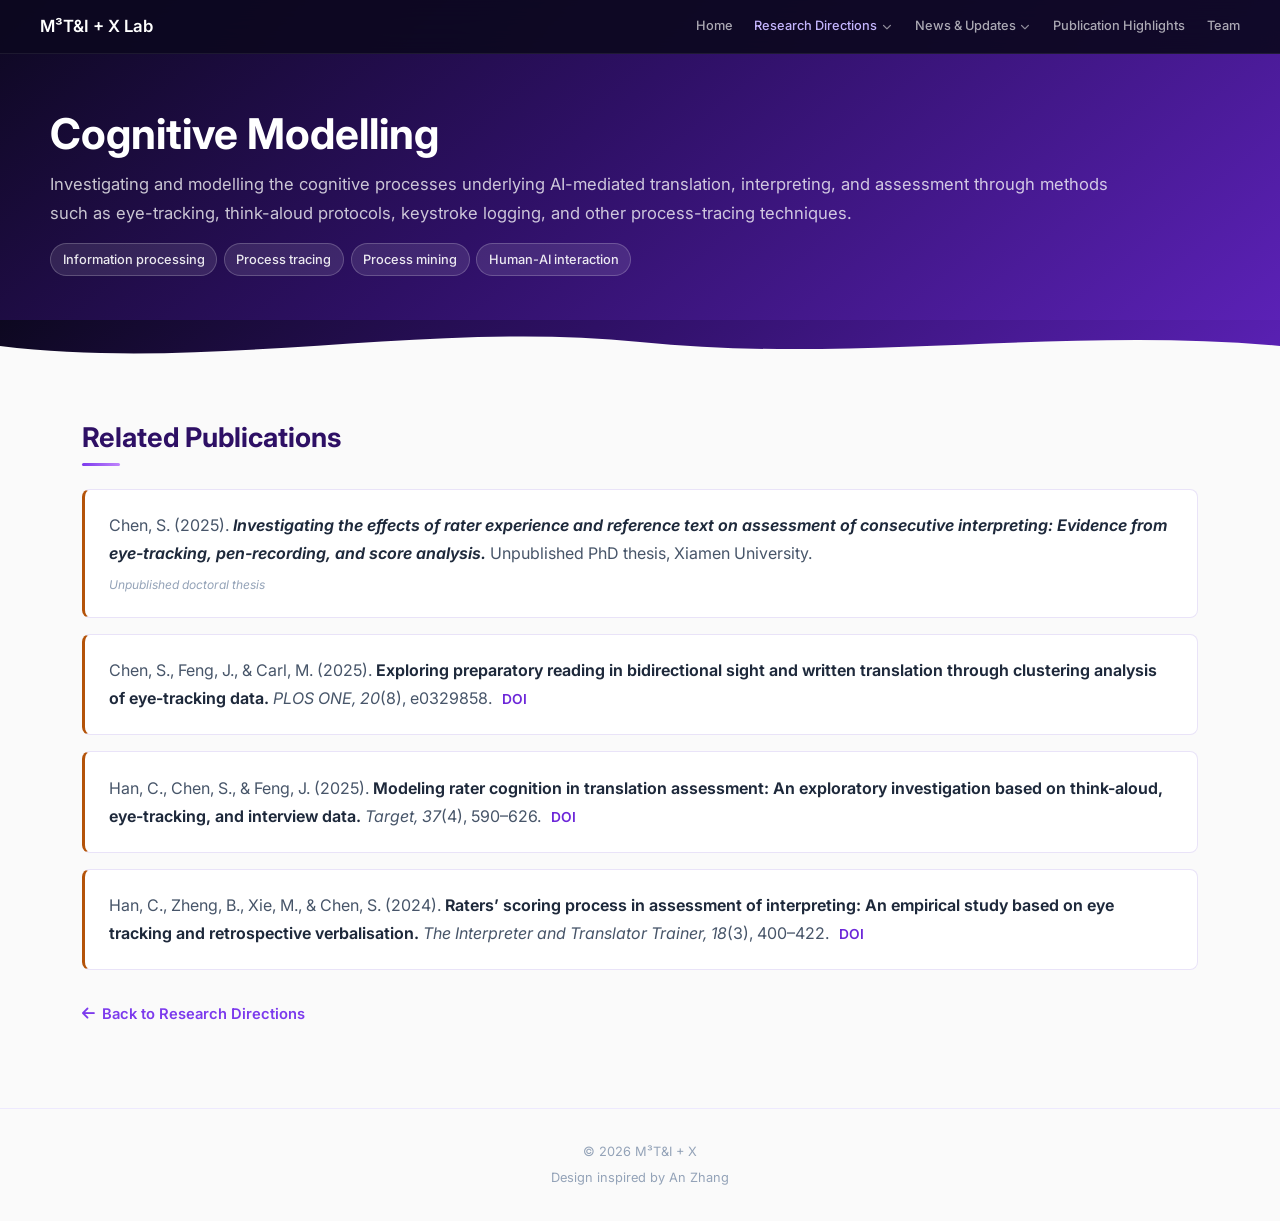
<file: pages/cognitive-modelling.html>
<!DOCTYPE html>
<html lang="en">
<head>
    <meta charset="UTF-8">
    <meta name="viewport" content="width=device-width, initial-scale=1.0">
    <title>Cognitive Modelling | M³T&amp;I + X</title>
    <link rel="preconnect" href="https://fonts.googleapis.com">
    <link rel="preconnect" href="https://fonts.gstatic.com" crossorigin>
    <link href="https://fonts.googleapis.com/css2?family=Inter:wght@300;400;500;600;700&amp;display=swap" rel="stylesheet">
    <link rel="stylesheet" href="https://cdnjs.cloudflare.com/ajax/libs/font-awesome/6.5.0/css/all.min.css">
    <link rel="stylesheet" href="research-direction.css?v=20260728">
    <link rel="stylesheet" href="../site-nav.css?v=20260728-3">
</head>
<body style="--accent:#b45309;--soft:#fffbeb;">

<nav>
    <a href="../index.html" class="nav-name">M³T&amp;I + X Lab</a>
    <ul class="nav-links">
        <li><a href="../index.html">Home</a></li>
        <li class="nav-item nav-has-submenu">
            <div class="nav-primary">
                <a href="../index.html#research" class="active">Research Directions</a>
                <button class="nav-submenu-toggle" type="button" aria-label="Open Research Directions menu" aria-expanded="false" aria-controls="research-submenu"><i class="fa-solid fa-chevron-down" aria-hidden="true"></i></button>
            </div>
            <ul class="nav-submenu" id="research-submenu">
                <li><a href="evaluation-reception.html">Evaluation and Reception</a></li>
                <li><a href="intelligent-teaching-learning.html">Intelligent Teaching and Learning</a></li>
                <li><a class="submenu-current" href="cognitive-modelling.html">Cognitive Modelling</a></li>
                <li><a href="meta-research.html">Meta-research</a></li>
            </ul>
        </li>
        <li class="nav-item nav-has-submenu nav-item-news">
            <div class="nav-primary">
                <a href="../index.html#news">News &amp; Updates</a>
                <button class="nav-submenu-toggle" type="button" aria-label="Open News and Updates menu" aria-expanded="false" aria-controls="news-submenu"><i class="fa-solid fa-chevron-down" aria-hidden="true"></i></button>
            </div>
            <ul class="nav-submenu" id="news-submenu">
                <li><a href="../index.html#news-people">People</a></li>
                <li><a href="../index.html#news-publications">Publication</a></li>
                <li><a href="../index.html#news-events">Event</a></li>
            </ul>
        </li>
        <li><a href="../index.html#publication-highlights">Publication Highlights</a></li>
        <li><a href="../index.html#team">Team</a></li>
    </ul>
</nav>

<header class="direction-hero">
    <div class="direction-hero-inner">
        <h1>Cognitive Modelling</h1>
        <p class="direction-description">Investigating and modelling the cognitive processes underlying AI-mediated translation, interpreting, and assessment through methods such as eye-tracking, think-aloud protocols, keystroke logging, and other process-tracing techniques.</p>
        <div class="direction-labels">
            <span class="direction-label">Information processing</span>
            <span class="direction-label">Process tracing</span>
            <span class="direction-label">Process mining</span>
            <span class="direction-label">Human-AI interaction</span>
        </div>
    </div>
</header>
<div class="wave-wrap">
    <svg viewBox="0 0 1440 52" xmlns="http://www.w3.org/2000/svg" preserveAspectRatio="none" style="width:100%;height:52px;">
        <path d="M0,26 C240,52 480,0 720,22 C960,44 1200,6 1440,26 L1440,52 L0,52 Z" fill="#fafafa"/>
    </svg>
</div>

<main class="page-body">
    <div class="container">
        <section>
            <h2 class="section-title">Related Publications</h2>
            <div class="publication-list">
                <article class="publication-entry">
                    <p class="publication-citation">Chen, S. (2025). <em class="paper-title">Investigating the effects of rater experience and reference text on assessment of consecutive interpreting: Evidence from eye-tracking, pen-recording, and score analysis.</em> Unpublished PhD thesis, Xiamen University.</p>
                    <div class="publication-actions"><span class="publication-note">Unpublished doctoral thesis</span></div>
                </article>
                <article class="publication-entry">
                    <p class="publication-citation">Chen, S., Feng, J., &amp; Carl, M. (2025). <span class="paper-title">Exploring preparatory reading in bidirectional sight and written translation through clustering analysis of eye-tracking data.</span> <em>PLOS ONE, 20</em>(8), e0329858.</p>
                    <div class="publication-actions"><a class="official-link" href="https://doi.org/10.1371/journal.pone.0329858" target="_blank" rel="noopener noreferrer">DOI</a></div>
                </article>
                <article class="publication-entry">
                    <p class="publication-citation">Han, C., Chen, S., &amp; Feng, J. (2025). <span class="paper-title">Modeling rater cognition in translation assessment: An exploratory investigation based on think-aloud, eye-tracking, and interview data.</span> <em>Target, 37</em>(4), 590–626.</p>
                    <div class="publication-actions"><a class="official-link" href="https://doi.org/10.1075/target.23040.han" target="_blank" rel="noopener noreferrer">DOI</a></div>
                </article>
                <article class="publication-entry">
                    <p class="publication-citation">Han, C., Zheng, B., Xie, M., &amp; Chen, S. (2024). <span class="paper-title">Raters’ scoring process in assessment of interpreting: An empirical study based on eye tracking and retrospective verbalisation.</span> <em>The Interpreter and Translator Trainer, 18</em>(3), 400–422.</p>
                    <div class="publication-actions"><a class="official-link" href="https://doi.org/10.1080/1750399X.2024.2326400" target="_blank" rel="noopener noreferrer">DOI</a></div>
                </article>
            </div>
        </section>

        <a class="back-link" href="../index.html#research"><i class="fa-solid fa-arrow-left" aria-hidden="true"></i> Back to Research Directions</a>
    </div>
</main>

<footer>
    <p>© 2026 M³T&amp;I + X</p>
    <p style="margin-top:0.3rem;">Design inspired by <a href="https://anzhang314.github.io/" target="_blank" rel="noopener noreferrer">An Zhang</a></p>
</footer>

<script src="../site-nav.js?v=20260728-2"></script>
</body>
</html>
</file>
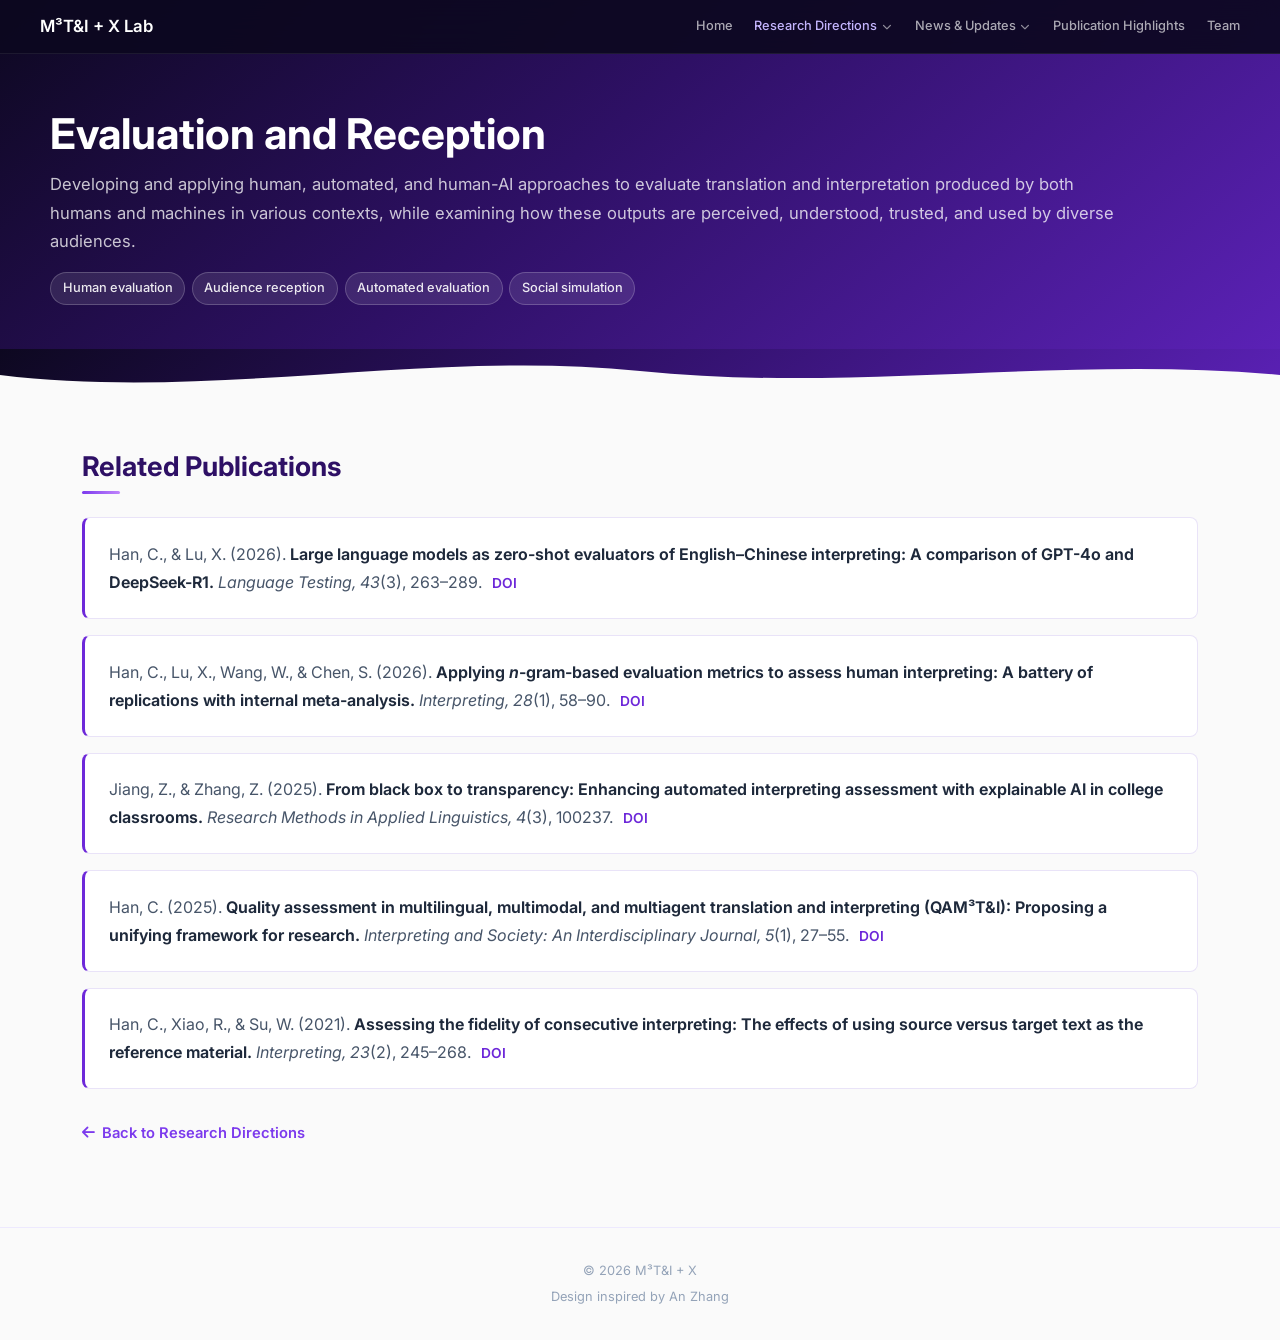
<file: pages/evaluation-reception.html>
<!DOCTYPE html>
<html lang="en">
<head>
    <meta charset="UTF-8">
    <meta name="viewport" content="width=device-width, initial-scale=1.0">
    <title>Evaluation and Reception | M³T&amp;I + X</title>
    <link rel="preconnect" href="https://fonts.googleapis.com">
    <link rel="preconnect" href="https://fonts.gstatic.com" crossorigin>
    <link href="https://fonts.googleapis.com/css2?family=Inter:wght@300;400;500;600;700&amp;display=swap" rel="stylesheet">
    <link rel="stylesheet" href="https://cdnjs.cloudflare.com/ajax/libs/font-awesome/6.5.0/css/all.min.css">
    <link rel="stylesheet" href="research-direction.css?v=20260728">
    <link rel="stylesheet" href="../site-nav.css?v=20260728-3">
</head>
<body>

<nav>
    <a href="../index.html" class="nav-name">M³T&amp;I + X Lab</a>
    <ul class="nav-links">
        <li><a href="../index.html">Home</a></li>
        <li class="nav-item nav-has-submenu">
            <div class="nav-primary">
                <a href="../index.html#research" class="active">Research Directions</a>
                <button class="nav-submenu-toggle" type="button" aria-label="Open Research Directions menu" aria-expanded="false" aria-controls="research-submenu"><i class="fa-solid fa-chevron-down" aria-hidden="true"></i></button>
            </div>
            <ul class="nav-submenu" id="research-submenu">
                <li><a class="submenu-current" href="evaluation-reception.html">Evaluation and Reception</a></li>
                <li><a href="intelligent-teaching-learning.html">Intelligent Teaching and Learning</a></li>
                <li><a href="cognitive-modelling.html">Cognitive Modelling</a></li>
                <li><a href="meta-research.html">Meta-research</a></li>
            </ul>
        </li>
        <li class="nav-item nav-has-submenu nav-item-news">
            <div class="nav-primary">
                <a href="../index.html#news">News &amp; Updates</a>
                <button class="nav-submenu-toggle" type="button" aria-label="Open News and Updates menu" aria-expanded="false" aria-controls="news-submenu"><i class="fa-solid fa-chevron-down" aria-hidden="true"></i></button>
            </div>
            <ul class="nav-submenu" id="news-submenu">
                <li><a href="../index.html#news-people">People</a></li>
                <li><a href="../index.html#news-publications">Publication</a></li>
                <li><a href="../index.html#news-events">Event</a></li>
            </ul>
        </li>
        <li><a href="../index.html#publication-highlights">Publication Highlights</a></li>
        <li><a href="../index.html#team">Team</a></li>
    </ul>
</nav>

<header class="direction-hero">
    <div class="direction-hero-inner">
        <h1>Evaluation and Reception</h1>
        <p class="direction-description">Developing and applying human, automated, and human-AI approaches to evaluate translation and interpretation produced by both humans and machines in various contexts, while examining how these outputs are perceived, understood, trusted, and used by diverse audiences.</p>
        <div class="direction-labels">
            <span class="direction-label">Human evaluation</span>
            <span class="direction-label">Audience reception</span>
            <span class="direction-label">Automated evaluation</span>
            <span class="direction-label">Social simulation</span>
        </div>
    </div>
</header>
<div class="wave-wrap">
    <svg viewBox="0 0 1440 52" xmlns="http://www.w3.org/2000/svg" preserveAspectRatio="none" style="width:100%;height:52px;">
        <path d="M0,26 C240,52 480,0 720,22 C960,44 1200,6 1440,26 L1440,52 L0,52 Z" fill="#fafafa"/>
    </svg>
</div>

<main class="page-body">
    <div class="container">
        <section>
            <h2 class="section-title">Related Publications</h2>
            <div class="publication-list">
                <article class="publication-entry">
                    <p class="publication-citation">Han, C., &amp; Lu, X. (2026). <span class="paper-title">Large language models as zero-shot evaluators of English–Chinese interpreting: A comparison of GPT-4o and DeepSeek-R1.</span> <em>Language Testing, 43</em>(3), 263–289.</p>
                    <div class="publication-actions"><a class="official-link" href="https://doi.org/10.1177/02655322251406297" target="_blank" rel="noopener noreferrer">DOI</a></div>
                </article>
                <article class="publication-entry">
                    <p class="publication-citation">Han, C., Lu, X., Wang, W., &amp; Chen, S. (2026). <span class="paper-title">Applying <em>n</em>-gram-based evaluation metrics to assess human interpreting: A battery of replications with internal meta-analysis.</span> <em>Interpreting, 28</em>(1), 58–90.</p>
                    <div class="publication-actions"><a class="official-link" href="https://doi.org/10.1075/intp.00127.han" target="_blank" rel="noopener noreferrer">DOI</a></div>
                </article>
                <article class="publication-entry">
                    <p class="publication-citation">Jiang, Z., &amp; Zhang, Z. (2025). <span class="paper-title">From black box to transparency: Enhancing automated interpreting assessment with explainable AI in college classrooms.</span> <em>Research Methods in Applied Linguistics, 4</em>(3), 100237.</p>
                    <div class="publication-actions"><a class="official-link" href="https://doi.org/10.1016/j.rmal.2025.100237" target="_blank" rel="noopener noreferrer">DOI</a></div>
                </article>
                <article class="publication-entry">
                    <p class="publication-citation">Han, C. (2025). <span class="paper-title">Quality assessment in multilingual, multimodal, and multiagent translation and interpreting (QAM³T&amp;I): Proposing a unifying framework for research.</span> <em>Interpreting and Society: An Interdisciplinary Journal, 5</em>(1), 27–55.</p>
                    <div class="publication-actions"><a class="official-link" href="https://doi.org/10.1177/27523810251322645" target="_blank" rel="noopener noreferrer">DOI</a></div>
                </article>
                <article class="publication-entry">
                    <p class="publication-citation">Han, C., Xiao, R., &amp; Su, W. (2021). <span class="paper-title">Assessing the fidelity of consecutive interpreting: The effects of using source versus target text as the reference material.</span> <em>Interpreting, 23</em>(2), 245–268.</p>
                    <div class="publication-actions"><a class="official-link" href="https://doi.org/10.1075/intp.00058.han" target="_blank" rel="noopener noreferrer">DOI</a></div>
                </article>
            </div>
        </section>

        <a class="back-link" href="../index.html#research"><i class="fa-solid fa-arrow-left" aria-hidden="true"></i> Back to Research Directions</a>
    </div>
</main>

<footer>
    <p>© 2026 M³T&amp;I + X</p>
    <p style="margin-top:0.3rem;">Design inspired by <a href="https://anzhang314.github.io/" target="_blank" rel="noopener noreferrer">An Zhang</a></p>
</footer>

<script src="../site-nav.js?v=20260728-2"></script>
</body>
</html>
</file>
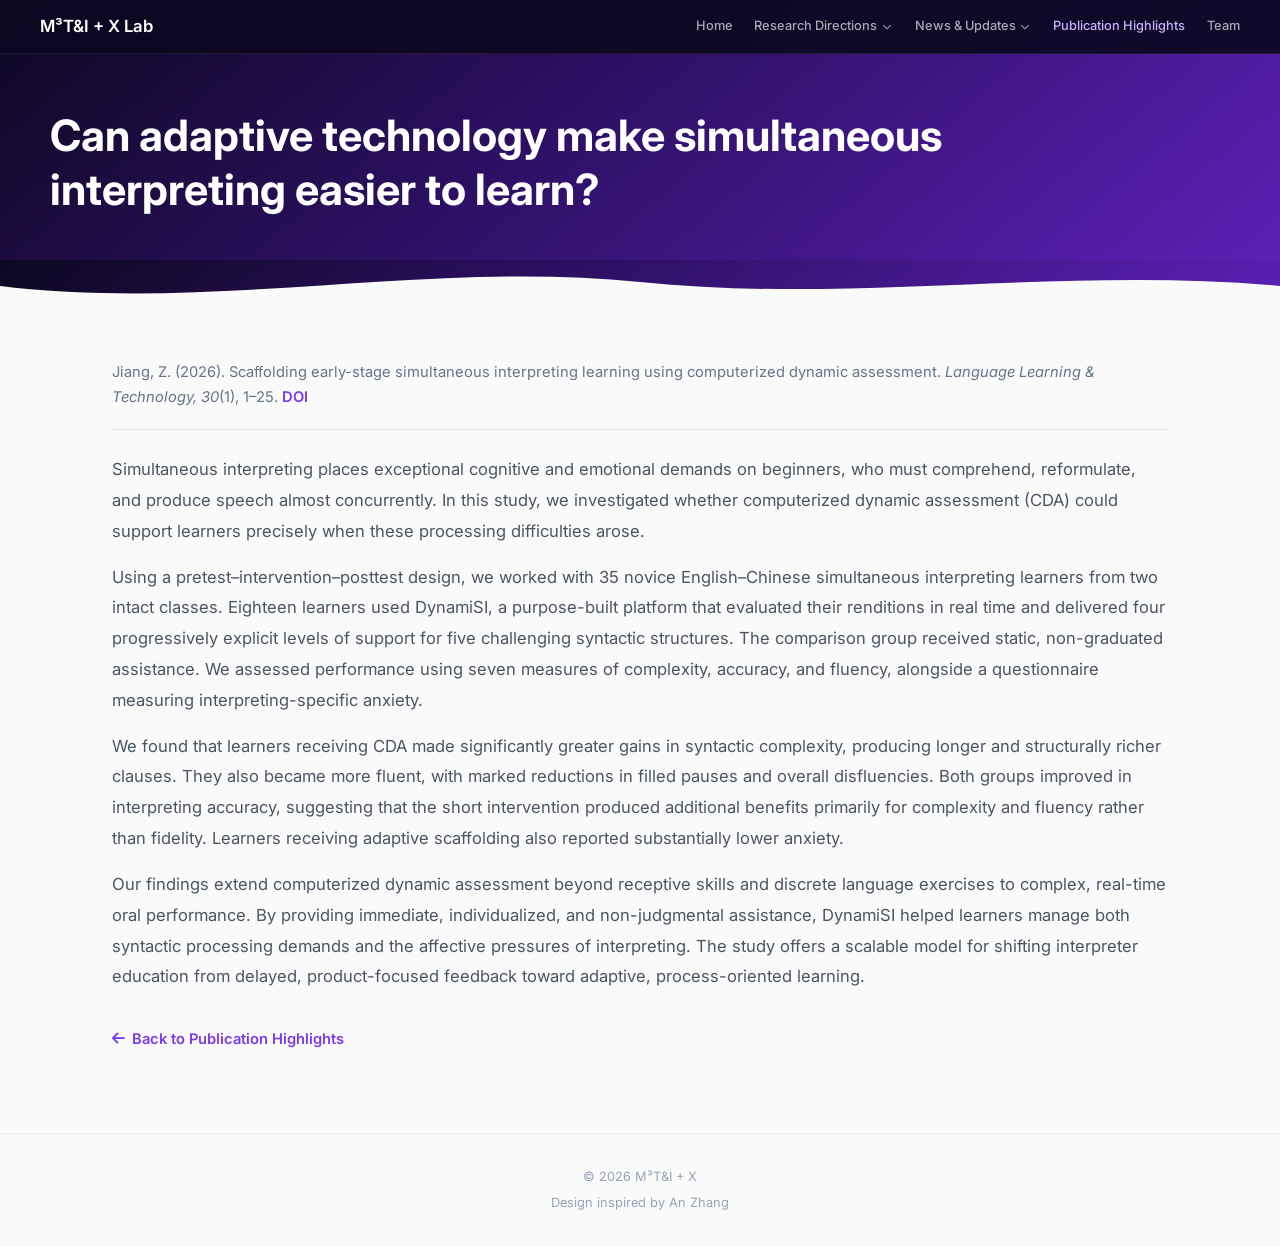
<file: pages/highlight-adaptive-si-learning.html>
<!DOCTYPE html>
<html lang="en">
<head>
    <meta charset="UTF-8">
    <meta name="viewport" content="width=device-width, initial-scale=1.0">
    <title>Can adaptive technology make simultaneous interpreting easier to learn? | M³T&amp;I + X</title>
    <link rel="preconnect" href="https://fonts.googleapis.com">
    <link rel="preconnect" href="https://fonts.gstatic.com" crossorigin>
    <link href="https://fonts.googleapis.com/css2?family=Inter:wght@300;400;500;600;700&amp;display=swap" rel="stylesheet">
    <link rel="stylesheet" href="https://cdnjs.cloudflare.com/ajax/libs/font-awesome/6.5.0/css/all.min.css">
    <link rel="stylesheet" href="publication-highlight-detail.css?v=20260728">
    <link rel="stylesheet" href="../site-nav.css?v=20260728-3">
</head>
<body>
<nav>
    <a href="../index.html" class="nav-name">M³T&amp;I + X Lab</a>
    <ul class="nav-links">
        <li><a href="../index.html">Home</a></li>
        <li class="nav-item nav-has-submenu">
            <div class="nav-primary">
                <a href="../index.html#research">Research Directions</a>
                <button class="nav-submenu-toggle" type="button" aria-label="Open Research Directions menu" aria-expanded="false" aria-controls="research-submenu"><i class="fa-solid fa-chevron-down" aria-hidden="true"></i></button>
            </div>
            <ul class="nav-submenu" id="research-submenu">
                <li><a href="evaluation-reception.html">Evaluation and Reception</a></li>
                <li><a href="intelligent-teaching-learning.html">Intelligent Teaching and Learning</a></li>
                <li><a href="cognitive-modelling.html">Cognitive Modelling</a></li>
                <li><a href="meta-research.html">Meta-research</a></li>
            </ul>
        </li>
        <li class="nav-item nav-has-submenu nav-item-news">
            <div class="nav-primary">
                <a href="../index.html#news">News &amp; Updates</a>
                <button class="nav-submenu-toggle" type="button" aria-label="Open News and Updates menu" aria-expanded="false" aria-controls="news-submenu"><i class="fa-solid fa-chevron-down" aria-hidden="true"></i></button>
            </div>
            <ul class="nav-submenu" id="news-submenu">
                <li><a href="../index.html#news-people">People</a></li>
                <li><a href="../index.html#news-publications">Publication</a></li>
                <li><a href="../index.html#news-events">Event</a></li>
            </ul>
        </li>
        <li><a href="../index.html#publication-highlights" class="active">Publication Highlights</a></li>
        <li><a href="../index.html#team">Team</a></li>
    </ul>
</nav>
<header class="highlight-hero">
    <div class="highlight-hero-inner">
        <h1>Can adaptive technology make simultaneous interpreting easier to learn?</h1>
    </div>
</header>
<div class="wave-wrap">
    <svg viewBox="0 0 1440 52" xmlns="http://www.w3.org/2000/svg" preserveAspectRatio="none" style="width:100%;height:52px;"><path d="M0,26 C240,52 480,0 720,22 C960,44 1200,6 1440,26 L1440,52 L0,52 Z" fill="#fafafa"/></svg>
</div>
<main class="page-body">
    <div class="container">
        <p class="publication-citation">Jiang, Z. (2026). Scaffolding early-stage simultaneous interpreting learning using computerized dynamic assessment. <em>Language Learning &amp; Technology, 30</em>(1), 1–25. <a href="https://doi.org/10.64152/10125/73701" target="_blank" rel="noopener noreferrer">DOI</a></p>
        <article class="highlight-copy">
            <p>Simultaneous interpreting places exceptional cognitive and emotional demands on beginners, who must comprehend, reformulate, and produce speech almost concurrently. In this study, we investigated whether computerized dynamic assessment (CDA) could support learners precisely when these processing difficulties arose.</p>
            <p>Using a pretest–intervention–posttest design, we worked with 35 novice English–Chinese simultaneous interpreting learners from two intact classes. Eighteen learners used DynamiSI, a purpose-built platform that evaluated their renditions in real time and delivered four progressively explicit levels of support for five challenging syntactic structures. The comparison group received static, non-graduated assistance. We assessed performance using seven measures of complexity, accuracy, and fluency, alongside a questionnaire measuring interpreting-specific anxiety.</p>
            <p>We found that learners receiving CDA made significantly greater gains in syntactic complexity, producing longer and structurally richer clauses. They also became more fluent, with marked reductions in filled pauses and overall disfluencies. Both groups improved in interpreting accuracy, suggesting that the short intervention produced additional benefits primarily for complexity and fluency rather than fidelity. Learners receiving adaptive scaffolding also reported substantially lower anxiety.</p>
            <p>Our findings extend computerized dynamic assessment beyond receptive skills and discrete language exercises to complex, real-time oral performance. By providing immediate, individualized, and non-judgmental assistance, DynamiSI helped learners manage both syntactic processing demands and the affective pressures of interpreting. The study offers a scalable model for shifting interpreter education from delayed, product-focused feedback toward adaptive, process-oriented learning.</p>
        </article>
        <a class="back-link" href="../index.html#publication-highlights"><i class="fa-solid fa-arrow-left" aria-hidden="true"></i> Back to Publication Highlights</a>
    </div>
</main>
<footer><p>© 2026 M³T&amp;I + X</p><p style="margin-top:0.3rem;">Design inspired by <a href="https://anzhang314.github.io/" target="_blank" rel="noopener noreferrer">An Zhang</a></p></footer>
<script src="publication-highlight-detail.js"></script>
<script src="../site-nav.js?v=20260728-2"></script>
</body>
</html>
</file>
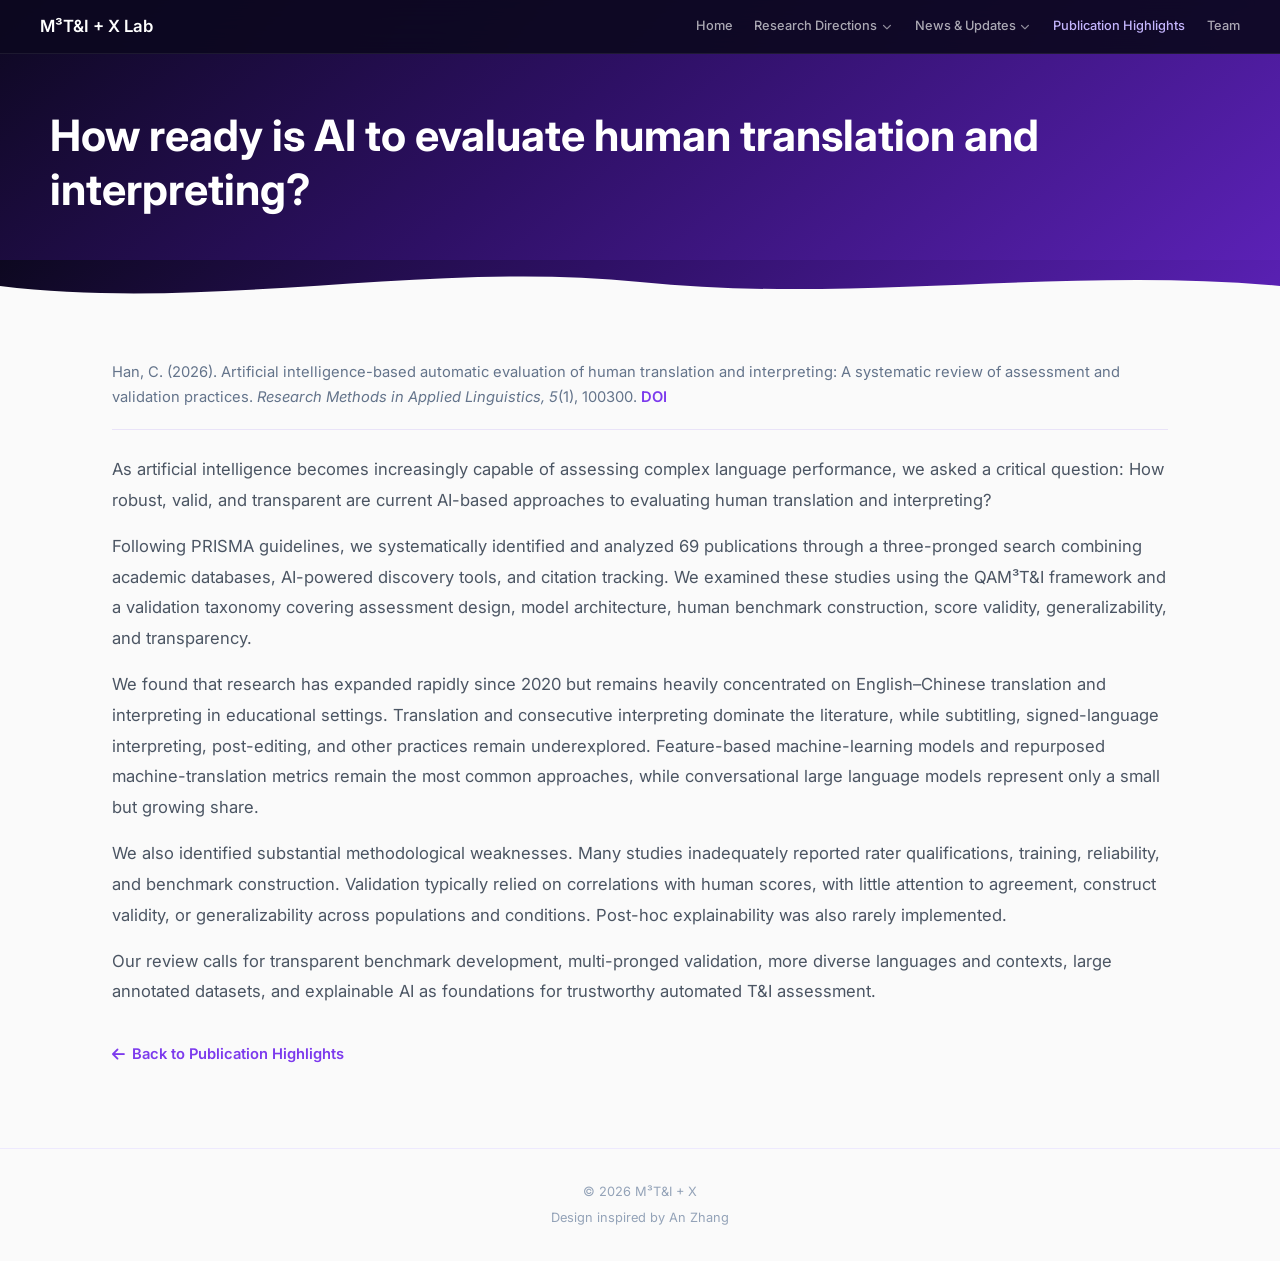
<file: pages/highlight-ai-evaluation-review.html>
<!DOCTYPE html>
<html lang="en">
<head>
    <meta charset="UTF-8">
    <meta name="viewport" content="width=device-width, initial-scale=1.0">
    <title>How ready is AI to evaluate human translation and interpreting? | M³T&amp;I + X</title>
    <link rel="preconnect" href="https://fonts.googleapis.com">
    <link rel="preconnect" href="https://fonts.gstatic.com" crossorigin>
    <link href="https://fonts.googleapis.com/css2?family=Inter:wght@300;400;500;600;700&amp;display=swap" rel="stylesheet">
    <link rel="stylesheet" href="https://cdnjs.cloudflare.com/ajax/libs/font-awesome/6.5.0/css/all.min.css">
    <link rel="stylesheet" href="publication-highlight-detail.css?v=20260728">
    <link rel="stylesheet" href="../site-nav.css?v=20260728-3">
</head>
<body>
<nav>
    <a href="../index.html" class="nav-name">M³T&amp;I + X Lab</a>
    <ul class="nav-links">
        <li><a href="../index.html">Home</a></li>
        <li class="nav-item nav-has-submenu">
            <div class="nav-primary">
                <a href="../index.html#research">Research Directions</a>
                <button class="nav-submenu-toggle" type="button" aria-label="Open Research Directions menu" aria-expanded="false" aria-controls="research-submenu"><i class="fa-solid fa-chevron-down" aria-hidden="true"></i></button>
            </div>
            <ul class="nav-submenu" id="research-submenu">
                <li><a href="evaluation-reception.html">Evaluation and Reception</a></li>
                <li><a href="intelligent-teaching-learning.html">Intelligent Teaching and Learning</a></li>
                <li><a href="cognitive-modelling.html">Cognitive Modelling</a></li>
                <li><a href="meta-research.html">Meta-research</a></li>
            </ul>
        </li>
        <li class="nav-item nav-has-submenu nav-item-news">
            <div class="nav-primary">
                <a href="../index.html#news">News &amp; Updates</a>
                <button class="nav-submenu-toggle" type="button" aria-label="Open News and Updates menu" aria-expanded="false" aria-controls="news-submenu"><i class="fa-solid fa-chevron-down" aria-hidden="true"></i></button>
            </div>
            <ul class="nav-submenu" id="news-submenu">
                <li><a href="../index.html#news-people">People</a></li>
                <li><a href="../index.html#news-publications">Publication</a></li>
                <li><a href="../index.html#news-events">Event</a></li>
            </ul>
        </li>
        <li><a href="../index.html#publication-highlights" class="active">Publication Highlights</a></li>
        <li><a href="../index.html#team">Team</a></li>
    </ul>
</nav>
<header class="highlight-hero">
    <div class="highlight-hero-inner">
        <h1>How ready is AI to evaluate human translation and interpreting?</h1>
    </div>
</header>
<div class="wave-wrap">
    <svg viewBox="0 0 1440 52" xmlns="http://www.w3.org/2000/svg" preserveAspectRatio="none" style="width:100%;height:52px;"><path d="M0,26 C240,52 480,0 720,22 C960,44 1200,6 1440,26 L1440,52 L0,52 Z" fill="#fafafa"/></svg>
</div>
<main class="page-body">
    <div class="container">
        <p class="publication-citation">Han, C. (2026). Artificial intelligence-based automatic evaluation of human translation and interpreting: A systematic review of assessment and validation practices. <em>Research Methods in Applied Linguistics, 5</em>(1), 100300. <a href="https://doi.org/10.1016/j.rmal.2026.100300" target="_blank" rel="noopener noreferrer">DOI</a></p>
        <article class="highlight-copy">
            <p>As artificial intelligence becomes increasingly capable of assessing complex language performance, we asked a critical question: How robust, valid, and transparent are current AI-based approaches to evaluating human translation and interpreting?</p>
            <p>Following PRISMA guidelines, we systematically identified and analyzed 69 publications through a three-pronged search combining academic databases, AI-powered discovery tools, and citation tracking. We examined these studies using the QAM³T&amp;I framework and a validation taxonomy covering assessment design, model architecture, human benchmark construction, score validity, generalizability, and transparency.</p>
            <p>We found that research has expanded rapidly since 2020 but remains heavily concentrated on English–Chinese translation and interpreting in educational settings. Translation and consecutive interpreting dominate the literature, while subtitling, signed-language interpreting, post-editing, and other practices remain underexplored. Feature-based machine-learning models and repurposed machine-translation metrics remain the most common approaches, while conversational large language models represent only a small but growing share.</p>
            <p>We also identified substantial methodological weaknesses. Many studies inadequately reported rater qualifications, training, reliability, and benchmark construction. Validation typically relied on correlations with human scores, with little attention to agreement, construct validity, or generalizability across populations and conditions. Post-hoc explainability was also rarely implemented.</p>
            <p>Our review calls for transparent benchmark development, multi-pronged validation, more diverse languages and contexts, large annotated datasets, and explainable AI as foundations for trustworthy automated T&amp;I assessment.</p>
        </article>
        <a class="back-link" href="../index.html#publication-highlights"><i class="fa-solid fa-arrow-left" aria-hidden="true"></i> Back to Publication Highlights</a>
    </div>
</main>
<footer><p>© 2026 M³T&amp;I + X</p><p style="margin-top:0.3rem;">Design inspired by <a href="https://anzhang314.github.io/" target="_blank" rel="noopener noreferrer">An Zhang</a></p></footer>
<script src="publication-highlight-detail.js"></script>
<script src="../site-nav.js?v=20260728-2"></script>
</body>
</html>
</file>
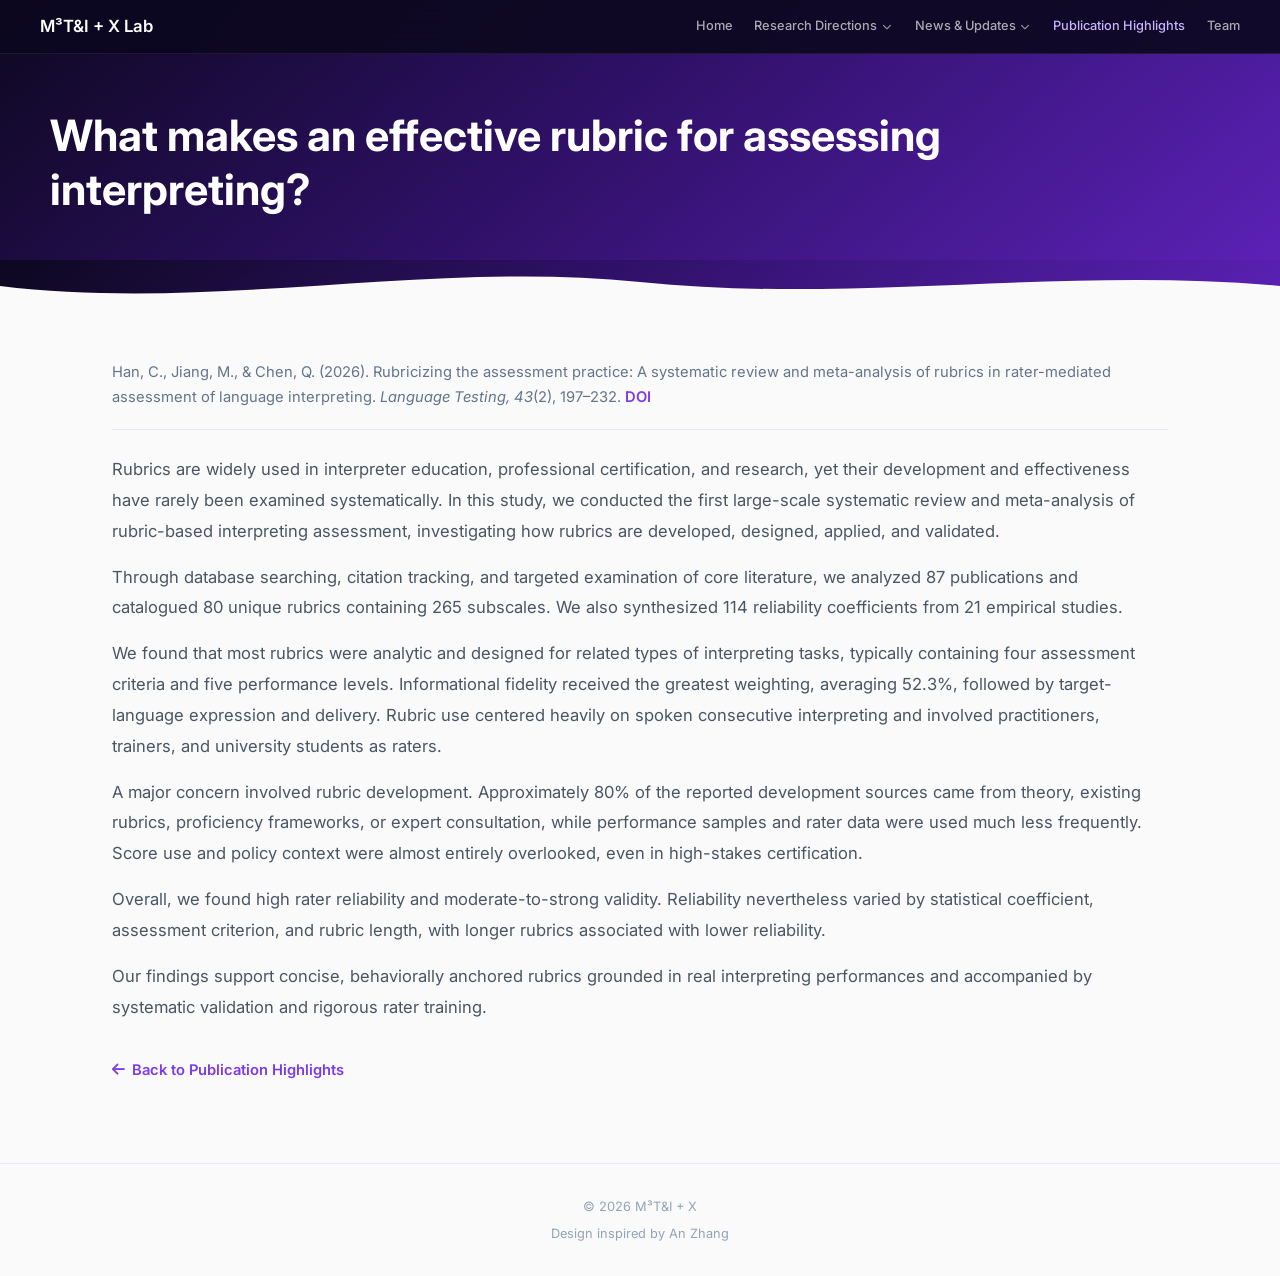
<file: pages/highlight-interpreting-rubrics.html>
<!DOCTYPE html>
<html lang="en">
<head>
    <meta charset="UTF-8">
    <meta name="viewport" content="width=device-width, initial-scale=1.0">
    <title>What makes an effective rubric for assessing interpreting? | M³T&amp;I + X</title>
    <link rel="preconnect" href="https://fonts.googleapis.com">
    <link rel="preconnect" href="https://fonts.gstatic.com" crossorigin>
    <link href="https://fonts.googleapis.com/css2?family=Inter:wght@300;400;500;600;700&amp;display=swap" rel="stylesheet">
    <link rel="stylesheet" href="https://cdnjs.cloudflare.com/ajax/libs/font-awesome/6.5.0/css/all.min.css">
    <link rel="stylesheet" href="publication-highlight-detail.css?v=20260728">
    <link rel="stylesheet" href="../site-nav.css?v=20260728-3">
</head>
<body>
<nav>
    <a href="../index.html" class="nav-name">M³T&amp;I + X Lab</a>
    <ul class="nav-links">
        <li><a href="../index.html">Home</a></li>
        <li class="nav-item nav-has-submenu">
            <div class="nav-primary">
                <a href="../index.html#research">Research Directions</a>
                <button class="nav-submenu-toggle" type="button" aria-label="Open Research Directions menu" aria-expanded="false" aria-controls="research-submenu"><i class="fa-solid fa-chevron-down" aria-hidden="true"></i></button>
            </div>
            <ul class="nav-submenu" id="research-submenu">
                <li><a href="evaluation-reception.html">Evaluation and Reception</a></li>
                <li><a href="intelligent-teaching-learning.html">Intelligent Teaching and Learning</a></li>
                <li><a href="cognitive-modelling.html">Cognitive Modelling</a></li>
                <li><a href="meta-research.html">Meta-research</a></li>
            </ul>
        </li>
        <li class="nav-item nav-has-submenu nav-item-news">
            <div class="nav-primary">
                <a href="../index.html#news">News &amp; Updates</a>
                <button class="nav-submenu-toggle" type="button" aria-label="Open News and Updates menu" aria-expanded="false" aria-controls="news-submenu"><i class="fa-solid fa-chevron-down" aria-hidden="true"></i></button>
            </div>
            <ul class="nav-submenu" id="news-submenu">
                <li><a href="../index.html#news-people">People</a></li>
                <li><a href="../index.html#news-publications">Publication</a></li>
                <li><a href="../index.html#news-events">Event</a></li>
            </ul>
        </li>
        <li><a href="../index.html#publication-highlights" class="active">Publication Highlights</a></li>
        <li><a href="../index.html#team">Team</a></li>
    </ul>
</nav>
<header class="highlight-hero">
    <div class="highlight-hero-inner">
        <h1>What makes an effective rubric for assessing interpreting?</h1>
    </div>
</header>
<div class="wave-wrap">
    <svg viewBox="0 0 1440 52" xmlns="http://www.w3.org/2000/svg" preserveAspectRatio="none" style="width:100%;height:52px;"><path d="M0,26 C240,52 480,0 720,22 C960,44 1200,6 1440,26 L1440,52 L0,52 Z" fill="#fafafa"/></svg>
</div>
<main class="page-body">
    <div class="container">
        <p class="publication-citation">Han, C., Jiang, M., &amp; Chen, Q. (2026). Rubricizing the assessment practice: A systematic review and meta-analysis of rubrics in rater-mediated assessment of language interpreting. <em>Language Testing, 43</em>(2), 197–232. <a href="https://doi.org/10.1177/02655322251391233" target="_blank" rel="noopener noreferrer">DOI</a></p>
        <article class="highlight-copy">
            <p>Rubrics are widely used in interpreter education, professional certification, and research, yet their development and effectiveness have rarely been examined systematically. In this study, we conducted the first large-scale systematic review and meta-analysis of rubric-based interpreting assessment, investigating how rubrics are developed, designed, applied, and validated.</p>
            <p>Through database searching, citation tracking, and targeted examination of core literature, we analyzed 87 publications and catalogued 80 unique rubrics containing 265 subscales. We also synthesized 114 reliability coefficients from 21 empirical studies.</p>
            <p>We found that most rubrics were analytic and designed for related types of interpreting tasks, typically containing four assessment criteria and five performance levels. Informational fidelity received the greatest weighting, averaging 52.3%, followed by target-language expression and delivery. Rubric use centered heavily on spoken consecutive interpreting and involved practitioners, trainers, and university students as raters.</p>
            <p>A major concern involved rubric development. Approximately 80% of the reported development sources came from theory, existing rubrics, proficiency frameworks, or expert consultation, while performance samples and rater data were used much less frequently. Score use and policy context were almost entirely overlooked, even in high-stakes certification.</p>
            <p>Overall, we found high rater reliability and moderate-to-strong validity. Reliability nevertheless varied by statistical coefficient, assessment criterion, and rubric length, with longer rubrics associated with lower reliability.</p>
            <p>Our findings support concise, behaviorally anchored rubrics grounded in real interpreting performances and accompanied by systematic validation and rigorous rater training.</p>
        </article>
        <a class="back-link" href="../index.html#publication-highlights"><i class="fa-solid fa-arrow-left" aria-hidden="true"></i> Back to Publication Highlights</a>
    </div>
</main>
<footer><p>© 2026 M³T&amp;I + X</p><p style="margin-top:0.3rem;">Design inspired by <a href="https://anzhang314.github.io/" target="_blank" rel="noopener noreferrer">An Zhang</a></p></footer>
<script src="publication-highlight-detail.js"></script>
<script src="../site-nav.js?v=20260728-2"></script>
</body>
</html>
</file>
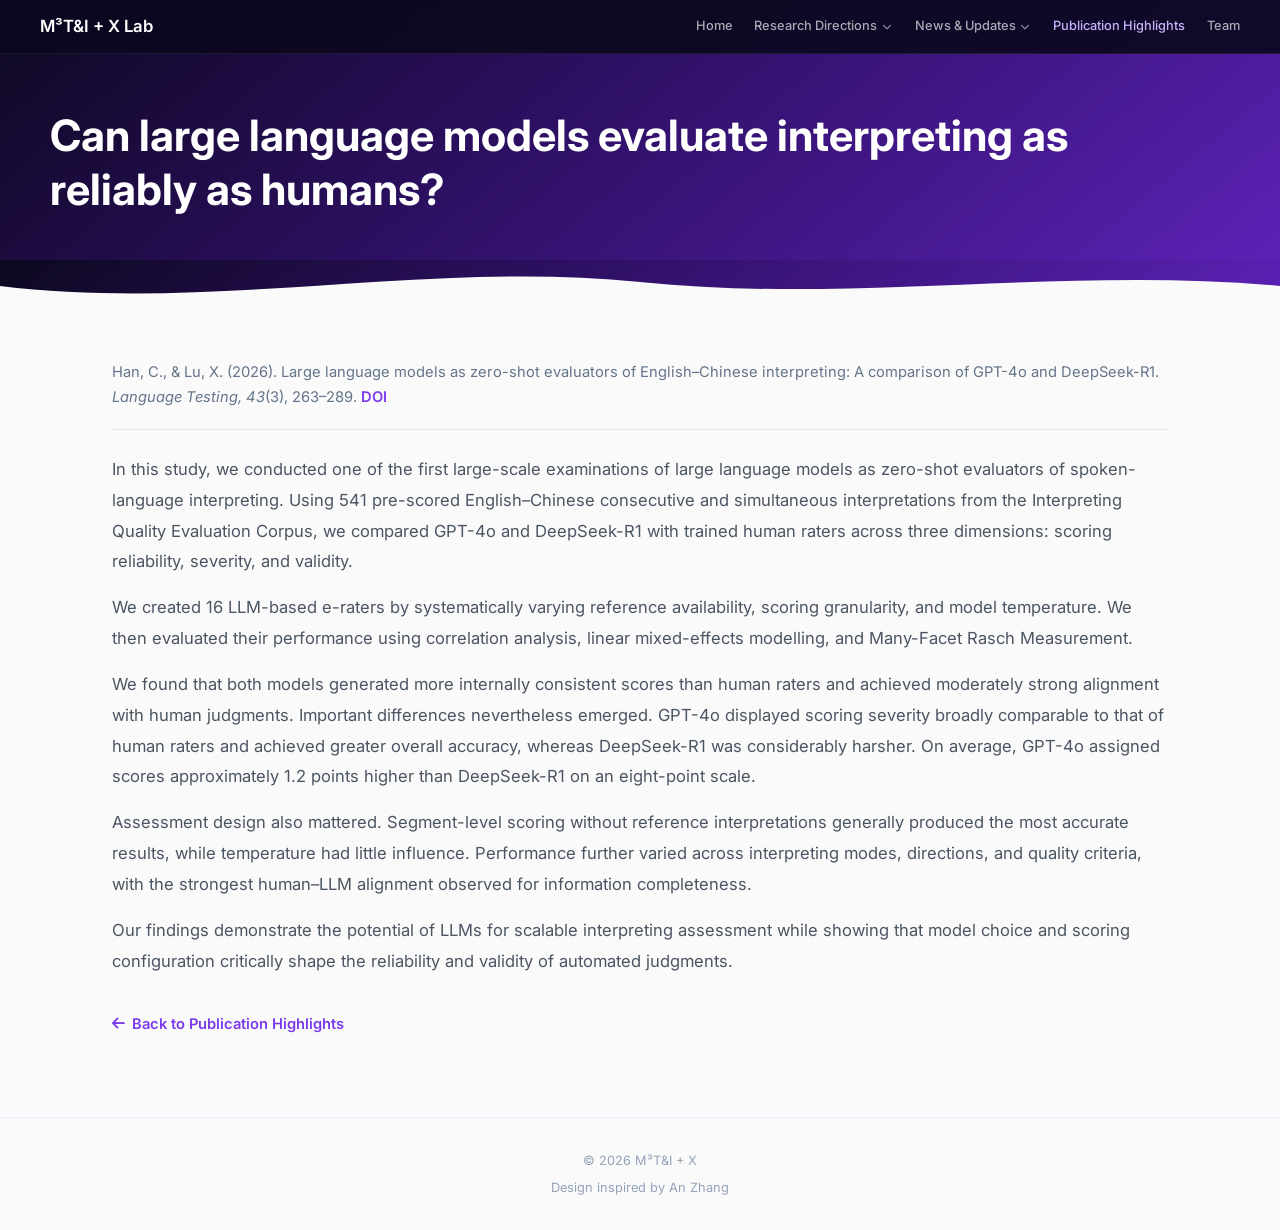
<file: pages/highlight-zero-shot-evaluators.html>
<!DOCTYPE html>
<html lang="en">
<head>
    <meta charset="UTF-8">
    <meta name="viewport" content="width=device-width, initial-scale=1.0">
    <title>Can large language models evaluate interpreting as reliably as humans? | M³T&amp;I + X</title>
    <link rel="preconnect" href="https://fonts.googleapis.com">
    <link rel="preconnect" href="https://fonts.gstatic.com" crossorigin>
    <link href="https://fonts.googleapis.com/css2?family=Inter:wght@300;400;500;600;700&amp;display=swap" rel="stylesheet">
    <link rel="stylesheet" href="https://cdnjs.cloudflare.com/ajax/libs/font-awesome/6.5.0/css/all.min.css">
    <link rel="stylesheet" href="publication-highlight-detail.css?v=20260728">
    <link rel="stylesheet" href="../site-nav.css?v=20260728-3">
</head>
<body>
<nav>
    <a href="../index.html" class="nav-name">M³T&amp;I + X Lab</a>
    <ul class="nav-links">
        <li><a href="../index.html">Home</a></li>
        <li class="nav-item nav-has-submenu">
            <div class="nav-primary">
                <a href="../index.html#research">Research Directions</a>
                <button class="nav-submenu-toggle" type="button" aria-label="Open Research Directions menu" aria-expanded="false" aria-controls="research-submenu"><i class="fa-solid fa-chevron-down" aria-hidden="true"></i></button>
            </div>
            <ul class="nav-submenu" id="research-submenu">
                <li><a href="evaluation-reception.html">Evaluation and Reception</a></li>
                <li><a href="intelligent-teaching-learning.html">Intelligent Teaching and Learning</a></li>
                <li><a href="cognitive-modelling.html">Cognitive Modelling</a></li>
                <li><a href="meta-research.html">Meta-research</a></li>
            </ul>
        </li>
        <li class="nav-item nav-has-submenu nav-item-news">
            <div class="nav-primary">
                <a href="../index.html#news">News &amp; Updates</a>
                <button class="nav-submenu-toggle" type="button" aria-label="Open News and Updates menu" aria-expanded="false" aria-controls="news-submenu"><i class="fa-solid fa-chevron-down" aria-hidden="true"></i></button>
            </div>
            <ul class="nav-submenu" id="news-submenu">
                <li><a href="../index.html#news-people">People</a></li>
                <li><a href="../index.html#news-publications">Publication</a></li>
                <li><a href="../index.html#news-events">Event</a></li>
            </ul>
        </li>
        <li><a href="../index.html#publication-highlights" class="active">Publication Highlights</a></li>
        <li><a href="../index.html#team">Team</a></li>
    </ul>
</nav>
<header class="highlight-hero">
    <div class="highlight-hero-inner">
        <h1>Can large language models evaluate interpreting as reliably as humans?</h1>
    </div>
</header>
<div class="wave-wrap">
    <svg viewBox="0 0 1440 52" xmlns="http://www.w3.org/2000/svg" preserveAspectRatio="none" style="width:100%;height:52px;"><path d="M0,26 C240,52 480,0 720,22 C960,44 1200,6 1440,26 L1440,52 L0,52 Z" fill="#fafafa"/></svg>
</div>
<main class="page-body">
    <div class="container">
        <p class="publication-citation">Han, C., &amp; Lu, X. (2026). Large language models as zero-shot evaluators of English–Chinese interpreting: A comparison of GPT-4o and DeepSeek-R1. <em>Language Testing, 43</em>(3), 263–289. <a href="https://doi.org/10.1177/02655322251406297" target="_blank" rel="noopener noreferrer">DOI</a></p>
        <article class="highlight-copy">
            <p>In this study, we conducted one of the first large-scale examinations of large language models as zero-shot evaluators of spoken-language interpreting. Using 541 pre-scored English–Chinese consecutive and simultaneous interpretations from the Interpreting Quality Evaluation Corpus, we compared GPT-4o and DeepSeek-R1 with trained human raters across three dimensions: scoring reliability, severity, and validity.</p>
            <p>We created 16 LLM-based e-raters by systematically varying reference availability, scoring granularity, and model temperature. We then evaluated their performance using correlation analysis, linear mixed-effects modelling, and Many-Facet Rasch Measurement.</p>
            <p>We found that both models generated more internally consistent scores than human raters and achieved moderately strong alignment with human judgments. Important differences nevertheless emerged. GPT-4o displayed scoring severity broadly comparable to that of human raters and achieved greater overall accuracy, whereas DeepSeek-R1 was considerably harsher. On average, GPT-4o assigned scores approximately 1.2 points higher than DeepSeek-R1 on an eight-point scale.</p>
            <p>Assessment design also mattered. Segment-level scoring without reference interpretations generally produced the most accurate results, while temperature had little influence. Performance further varied across interpreting modes, directions, and quality criteria, with the strongest human–LLM alignment observed for information completeness.</p>
            <p>Our findings demonstrate the potential of LLMs for scalable interpreting assessment while showing that model choice and scoring configuration critically shape the reliability and validity of automated judgments.</p>
        </article>
        <a class="back-link" href="../index.html#publication-highlights"><i class="fa-solid fa-arrow-left" aria-hidden="true"></i> Back to Publication Highlights</a>
    </div>
</main>
<footer><p>© 2026 M³T&amp;I + X</p><p style="margin-top:0.3rem;">Design inspired by <a href="https://anzhang314.github.io/" target="_blank" rel="noopener noreferrer">An Zhang</a></p></footer>
<script src="publication-highlight-detail.js"></script>
<script src="../site-nav.js?v=20260728-2"></script>
</body>
</html>
</file>
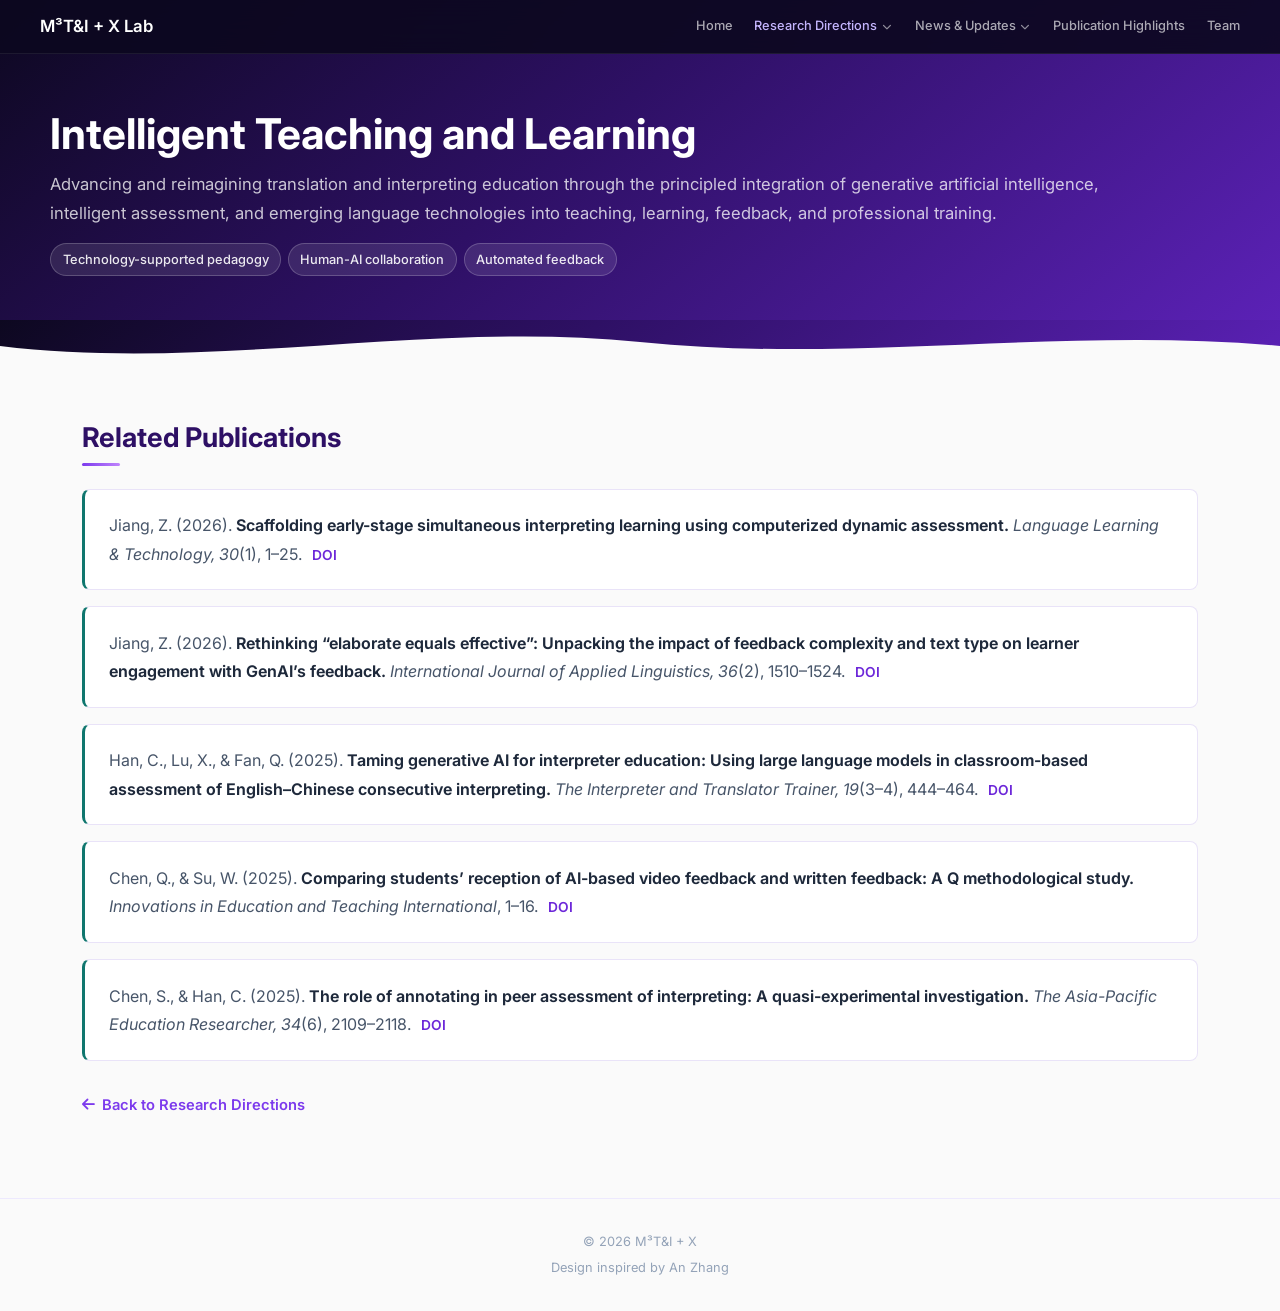
<file: pages/intelligent-teaching-learning.html>
<!DOCTYPE html>
<html lang="en">
<head>
    <meta charset="UTF-8">
    <meta name="viewport" content="width=device-width, initial-scale=1.0">
    <title>Intelligent Teaching and Learning | M³T&amp;I + X</title>
    <link rel="preconnect" href="https://fonts.googleapis.com">
    <link rel="preconnect" href="https://fonts.gstatic.com" crossorigin>
    <link href="https://fonts.googleapis.com/css2?family=Inter:wght@300;400;500;600;700&amp;display=swap" rel="stylesheet">
    <link rel="stylesheet" href="https://cdnjs.cloudflare.com/ajax/libs/font-awesome/6.5.0/css/all.min.css">
    <link rel="stylesheet" href="research-direction.css?v=20260728">
    <link rel="stylesheet" href="../site-nav.css?v=20260728-3">
</head>
<body style="--accent:#0f766e;--soft:#f0fdfa;">

<nav>
    <a href="../index.html" class="nav-name">M³T&amp;I + X Lab</a>
    <ul class="nav-links">
        <li><a href="../index.html">Home</a></li>
        <li class="nav-item nav-has-submenu">
            <div class="nav-primary">
                <a href="../index.html#research" class="active">Research Directions</a>
                <button class="nav-submenu-toggle" type="button" aria-label="Open Research Directions menu" aria-expanded="false" aria-controls="research-submenu"><i class="fa-solid fa-chevron-down" aria-hidden="true"></i></button>
            </div>
            <ul class="nav-submenu" id="research-submenu">
                <li><a href="evaluation-reception.html">Evaluation and Reception</a></li>
                <li><a class="submenu-current" href="intelligent-teaching-learning.html">Intelligent Teaching and Learning</a></li>
                <li><a href="cognitive-modelling.html">Cognitive Modelling</a></li>
                <li><a href="meta-research.html">Meta-research</a></li>
            </ul>
        </li>
        <li class="nav-item nav-has-submenu nav-item-news">
            <div class="nav-primary">
                <a href="../index.html#news">News &amp; Updates</a>
                <button class="nav-submenu-toggle" type="button" aria-label="Open News and Updates menu" aria-expanded="false" aria-controls="news-submenu"><i class="fa-solid fa-chevron-down" aria-hidden="true"></i></button>
            </div>
            <ul class="nav-submenu" id="news-submenu">
                <li><a href="../index.html#news-people">People</a></li>
                <li><a href="../index.html#news-publications">Publication</a></li>
                <li><a href="../index.html#news-events">Event</a></li>
            </ul>
        </li>
        <li><a href="../index.html#publication-highlights">Publication Highlights</a></li>
        <li><a href="../index.html#team">Team</a></li>
    </ul>
</nav>

<header class="direction-hero">
    <div class="direction-hero-inner">
        <h1>Intelligent Teaching and Learning</h1>
        <p class="direction-description">Advancing and reimagining translation and interpreting education through the principled integration of generative artificial intelligence, intelligent assessment, and emerging language technologies into teaching, learning, feedback, and professional training.</p>
        <div class="direction-labels">
            <span class="direction-label">Technology-supported pedagogy</span>
            <span class="direction-label">Human-AI collaboration</span>
            <span class="direction-label">Automated feedback</span>
        </div>
    </div>
</header>
<div class="wave-wrap">
    <svg viewBox="0 0 1440 52" xmlns="http://www.w3.org/2000/svg" preserveAspectRatio="none" style="width:100%;height:52px;">
        <path d="M0,26 C240,52 480,0 720,22 C960,44 1200,6 1440,26 L1440,52 L0,52 Z" fill="#fafafa"/>
    </svg>
</div>

<main class="page-body">
    <div class="container">
        <section>
            <h2 class="section-title">Related Publications</h2>
            <div class="publication-list">
                <article class="publication-entry">
                    <p class="publication-citation">Jiang, Z. (2026). <span class="paper-title">Scaffolding early-stage simultaneous interpreting learning using computerized dynamic assessment.</span> <em>Language Learning &amp; Technology, 30</em>(1), 1–25.</p>
                    <div class="publication-actions"><a class="official-link" href="https://doi.org/10.64152/10125/73701" target="_blank" rel="noopener noreferrer">DOI</a></div>
                </article>
                <article class="publication-entry">
                    <p class="publication-citation">Jiang, Z. (2026). <span class="paper-title">Rethinking “elaborate equals effective”: Unpacking the impact of feedback complexity and text type on learner engagement with GenAI’s feedback.</span> <em>International Journal of Applied Linguistics, 36</em>(2), 1510–1524.</p>
                    <div class="publication-actions"><a class="official-link" href="https://doi.org/10.1111/ijal.70004" target="_blank" rel="noopener noreferrer">DOI</a></div>
                </article>
                <article class="publication-entry">
                    <p class="publication-citation">Han, C., Lu, X., &amp; Fan, Q. (2025). <span class="paper-title">Taming generative AI for interpreter education: Using large language models in classroom-based assessment of English–Chinese consecutive interpreting.</span> <em>The Interpreter and Translator Trainer, 19</em>(3–4), 444–464.</p>
                    <div class="publication-actions"><a class="official-link" href="https://doi.org/10.1080/1750399X.2025.2533606" target="_blank" rel="noopener noreferrer">DOI</a></div>
                </article>
                <article class="publication-entry">
                    <p class="publication-citation">Chen, Q., &amp; Su, W. (2025). <span class="paper-title">Comparing students’ reception of AI-based video feedback and written feedback: A Q methodological study.</span> <em>Innovations in Education and Teaching International</em>, 1–16.</p>
                    <div class="publication-actions"><a class="official-link" href="https://doi.org/10.1080/14703297.2025.2530770" target="_blank" rel="noopener noreferrer">DOI</a></div>
                </article>
                <article class="publication-entry">
                    <p class="publication-citation">Chen, S., &amp; Han, C. (2025). <span class="paper-title">The role of annotating in peer assessment of interpreting: A quasi-experimental investigation.</span> <em>The Asia-Pacific Education Researcher, 34</em>(6), 2109–2118.</p>
                    <div class="publication-actions"><a class="official-link" href="https://doi.org/10.1007/s40299-025-01018-5" target="_blank" rel="noopener noreferrer">DOI</a></div>
                </article>
            </div>
        </section>

        <a class="back-link" href="../index.html#research"><i class="fa-solid fa-arrow-left" aria-hidden="true"></i> Back to Research Directions</a>
    </div>
</main>

<footer>
    <p>© 2026 M³T&amp;I + X</p>
    <p style="margin-top:0.3rem;">Design inspired by <a href="https://anzhang314.github.io/" target="_blank" rel="noopener noreferrer">An Zhang</a></p>
</footer>

<script src="../site-nav.js?v=20260728-2"></script>
</body>
</html>
</file>
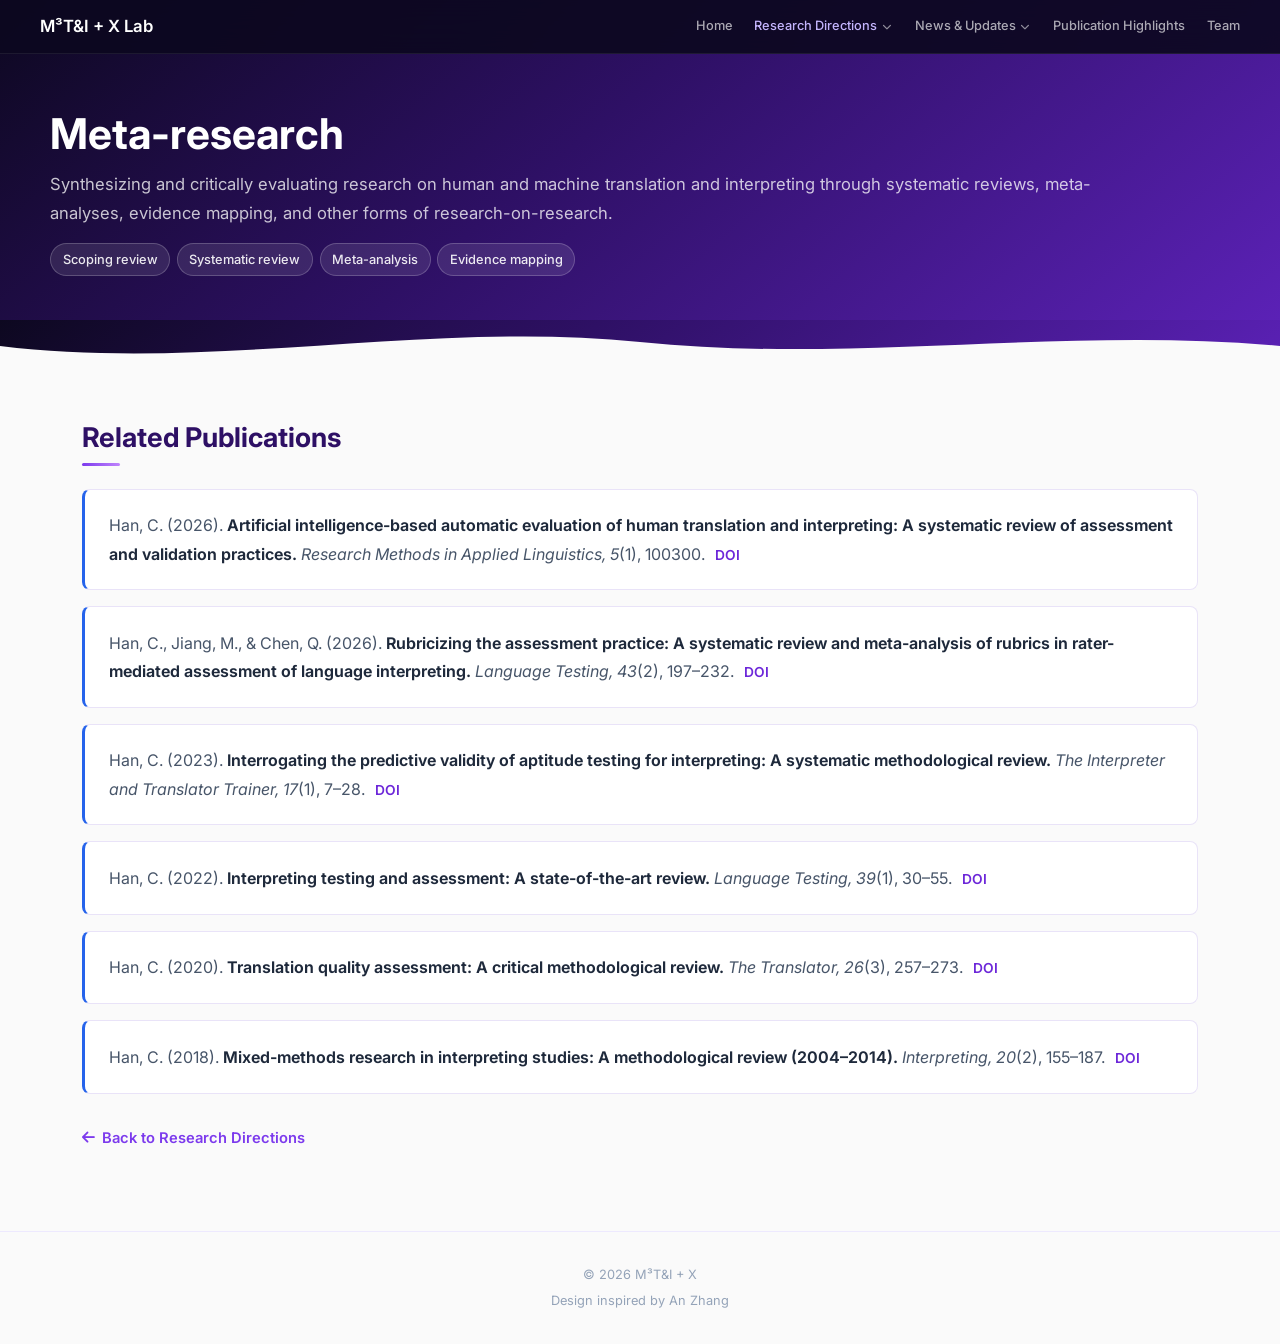
<file: pages/meta-research.html>
<!DOCTYPE html>
<html lang="en">
<head>
    <meta charset="UTF-8">
    <meta name="viewport" content="width=device-width, initial-scale=1.0">
    <title>Meta-research | M³T&amp;I + X</title>
    <link rel="preconnect" href="https://fonts.googleapis.com">
    <link rel="preconnect" href="https://fonts.gstatic.com" crossorigin>
    <link href="https://fonts.googleapis.com/css2?family=Inter:wght@300;400;500;600;700&amp;display=swap" rel="stylesheet">
    <link rel="stylesheet" href="https://cdnjs.cloudflare.com/ajax/libs/font-awesome/6.5.0/css/all.min.css">
    <link rel="stylesheet" href="research-direction.css?v=20260728">
    <link rel="stylesheet" href="../site-nav.css?v=20260728-3">
</head>
<body style="--accent:#2563eb;--soft:#eff6ff;">

<nav>
    <a href="../index.html" class="nav-name">M³T&amp;I + X Lab</a>
    <ul class="nav-links">
        <li><a href="../index.html">Home</a></li>
        <li class="nav-item nav-has-submenu">
            <div class="nav-primary">
                <a href="../index.html#research" class="active">Research Directions</a>
                <button class="nav-submenu-toggle" type="button" aria-label="Open Research Directions menu" aria-expanded="false" aria-controls="research-submenu"><i class="fa-solid fa-chevron-down" aria-hidden="true"></i></button>
            </div>
            <ul class="nav-submenu" id="research-submenu">
                <li><a href="evaluation-reception.html">Evaluation and Reception</a></li>
                <li><a href="intelligent-teaching-learning.html">Intelligent Teaching and Learning</a></li>
                <li><a href="cognitive-modelling.html">Cognitive Modelling</a></li>
                <li><a class="submenu-current" href="meta-research.html">Meta-research</a></li>
            </ul>
        </li>
        <li class="nav-item nav-has-submenu nav-item-news">
            <div class="nav-primary">
                <a href="../index.html#news">News &amp; Updates</a>
                <button class="nav-submenu-toggle" type="button" aria-label="Open News and Updates menu" aria-expanded="false" aria-controls="news-submenu"><i class="fa-solid fa-chevron-down" aria-hidden="true"></i></button>
            </div>
            <ul class="nav-submenu" id="news-submenu">
                <li><a href="../index.html#news-people">People</a></li>
                <li><a href="../index.html#news-publications">Publication</a></li>
                <li><a href="../index.html#news-events">Event</a></li>
            </ul>
        </li>
        <li><a href="../index.html#publication-highlights">Publication Highlights</a></li>
        <li><a href="../index.html#team">Team</a></li>
    </ul>
</nav>

<header class="direction-hero">
    <div class="direction-hero-inner">
        <h1>Meta-research</h1>
        <p class="direction-description">Synthesizing and critically evaluating research on human and machine translation and interpreting through systematic reviews, meta-analyses, evidence mapping, and other forms of research-on-research.</p>
        <div class="direction-labels">
            <span class="direction-label">Scoping review</span>
            <span class="direction-label">Systematic review</span>
            <span class="direction-label">Meta-analysis</span>
            <span class="direction-label">Evidence mapping</span>
        </div>
    </div>
</header>
<div class="wave-wrap">
    <svg viewBox="0 0 1440 52" xmlns="http://www.w3.org/2000/svg" preserveAspectRatio="none" style="width:100%;height:52px;">
        <path d="M0,26 C240,52 480,0 720,22 C960,44 1200,6 1440,26 L1440,52 L0,52 Z" fill="#fafafa"/>
    </svg>
</div>

<main class="page-body">
    <div class="container">
        <section>
            <h2 class="section-title">Related Publications</h2>
            <div class="publication-list">
                <article class="publication-entry">
                    <p class="publication-citation">Han, C. (2026). <span class="paper-title">Artificial intelligence-based automatic evaluation of human translation and interpreting: A systematic review of assessment and validation practices.</span> <em>Research Methods in Applied Linguistics, 5</em>(1), 100300.</p>
                    <div class="publication-actions"><a class="official-link" href="https://doi.org/10.1016/j.rmal.2026.100300" target="_blank" rel="noopener noreferrer">DOI</a></div>
                </article>
                <article class="publication-entry">
                    <p class="publication-citation">Han, C., Jiang, M., &amp; Chen, Q. (2026). <span class="paper-title">Rubricizing the assessment practice: A systematic review and meta-analysis of rubrics in rater-mediated assessment of language interpreting.</span> <em>Language Testing, 43</em>(2), 197–232.</p>
                    <div class="publication-actions"><a class="official-link" href="https://doi.org/10.1177/02655322251391233" target="_blank" rel="noopener noreferrer">DOI</a></div>
                </article>
                <article class="publication-entry">
                    <p class="publication-citation">Han, C. (2023). <span class="paper-title">Interrogating the predictive validity of aptitude testing for interpreting: A systematic methodological review.</span> <em>The Interpreter and Translator Trainer, 17</em>(1), 7–28.</p>
                    <div class="publication-actions"><a class="official-link" href="https://doi.org/10.1080/1750399X.2023.2170049" target="_blank" rel="noopener noreferrer">DOI</a></div>
                </article>
                <article class="publication-entry">
                    <p class="publication-citation">Han, C. (2022). <span class="paper-title">Interpreting testing and assessment: A state-of-the-art review.</span> <em>Language Testing, 39</em>(1), 30–55.</p>
                    <div class="publication-actions"><a class="official-link" href="https://doi.org/10.1177/02655322211036100" target="_blank" rel="noopener noreferrer">DOI</a></div>
                </article>
                <article class="publication-entry">
                    <p class="publication-citation">Han, C. (2020). <span class="paper-title">Translation quality assessment: A critical methodological review.</span> <em>The Translator, 26</em>(3), 257–273.</p>
                    <div class="publication-actions"><a class="official-link" href="https://doi.org/10.1080/13556509.2020.1834751" target="_blank" rel="noopener noreferrer">DOI</a></div>
                </article>
                <article class="publication-entry">
                    <p class="publication-citation">Han, C. (2018). <span class="paper-title">Mixed-methods research in interpreting studies: A methodological review (2004–2014).</span> <em>Interpreting, 20</em>(2), 155–187.</p>
                    <div class="publication-actions"><a class="official-link" href="https://doi.org/10.1075/intp.00008.han" target="_blank" rel="noopener noreferrer">DOI</a></div>
                </article>
            </div>
        </section>

        <a class="back-link" href="../index.html#research"><i class="fa-solid fa-arrow-left" aria-hidden="true"></i> Back to Research Directions</a>
    </div>
</main>

<footer>
    <p>© 2026 M³T&amp;I + X</p>
    <p style="margin-top:0.3rem;">Design inspired by <a href="https://anzhang314.github.io/" target="_blank" rel="noopener noreferrer">An Zhang</a></p>
</footer>

<script src="../site-nav.js?v=20260728-2"></script>
</body>
</html>
</file>
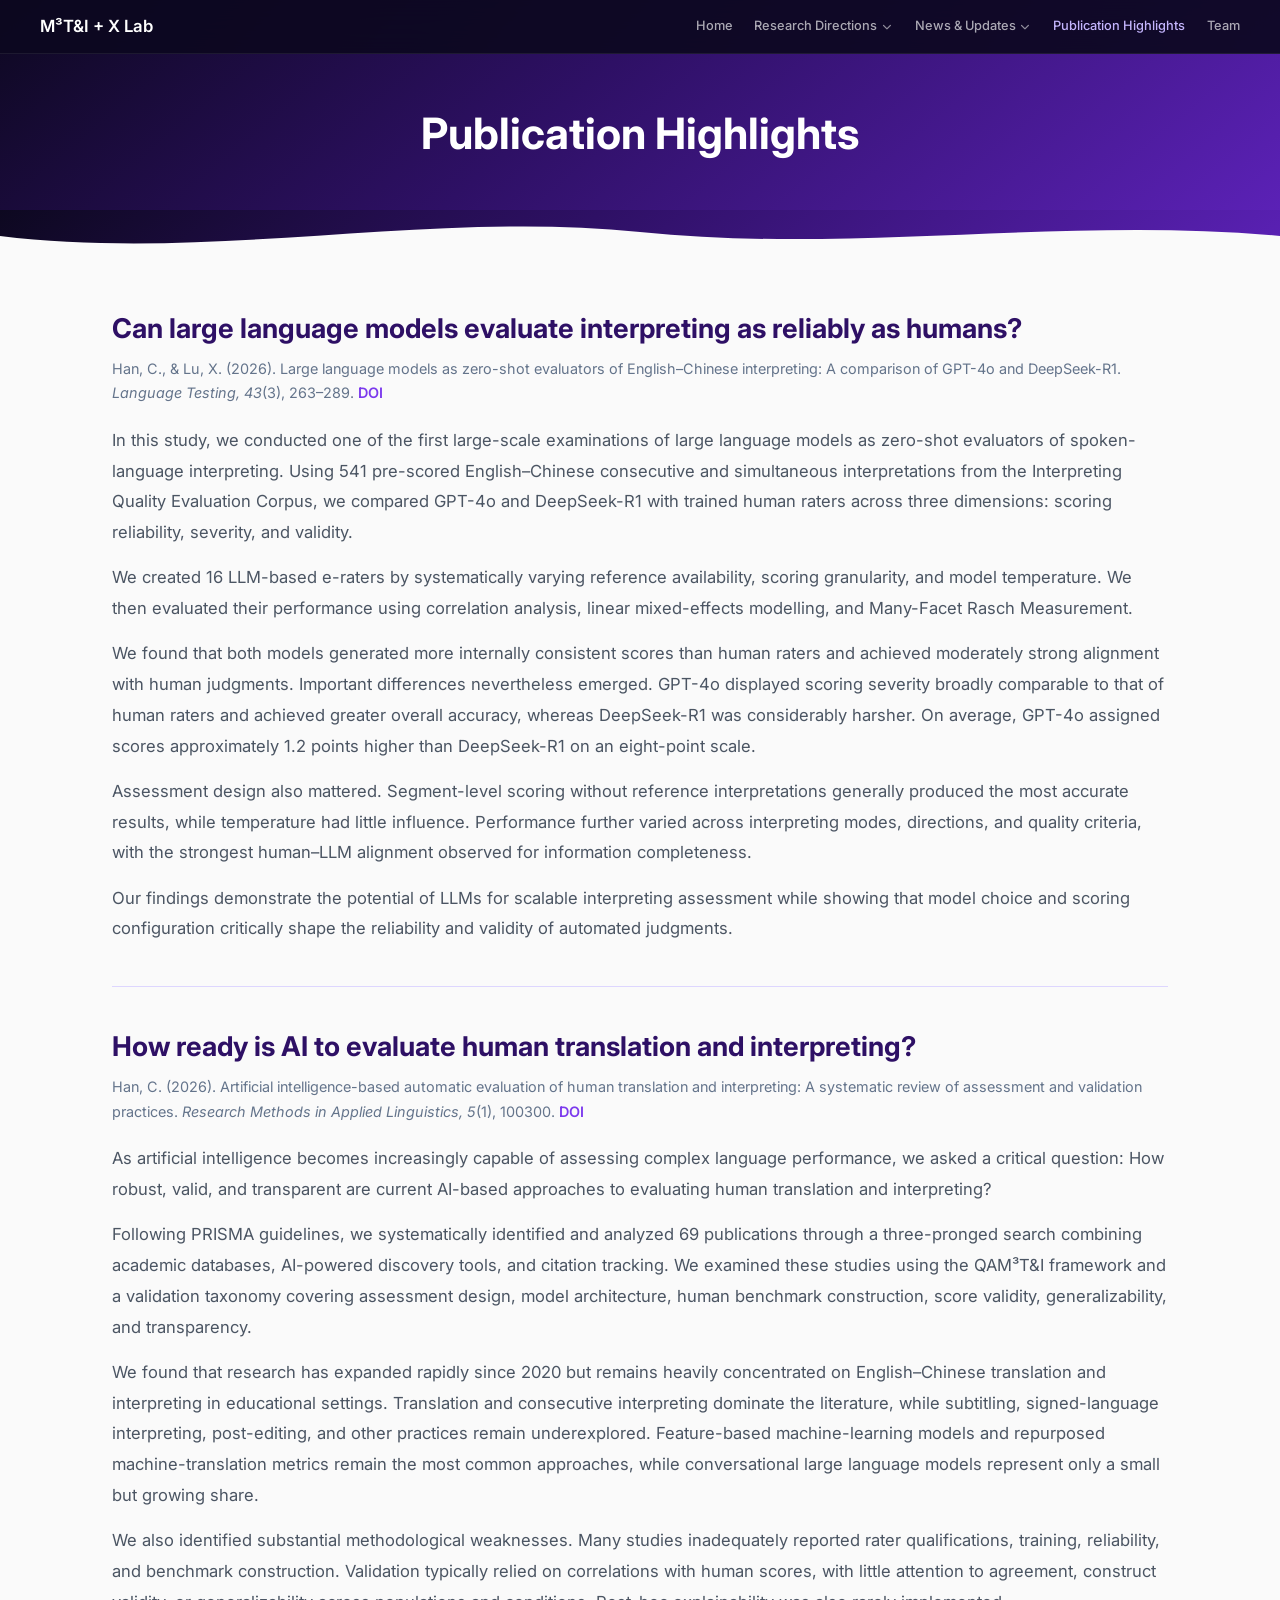
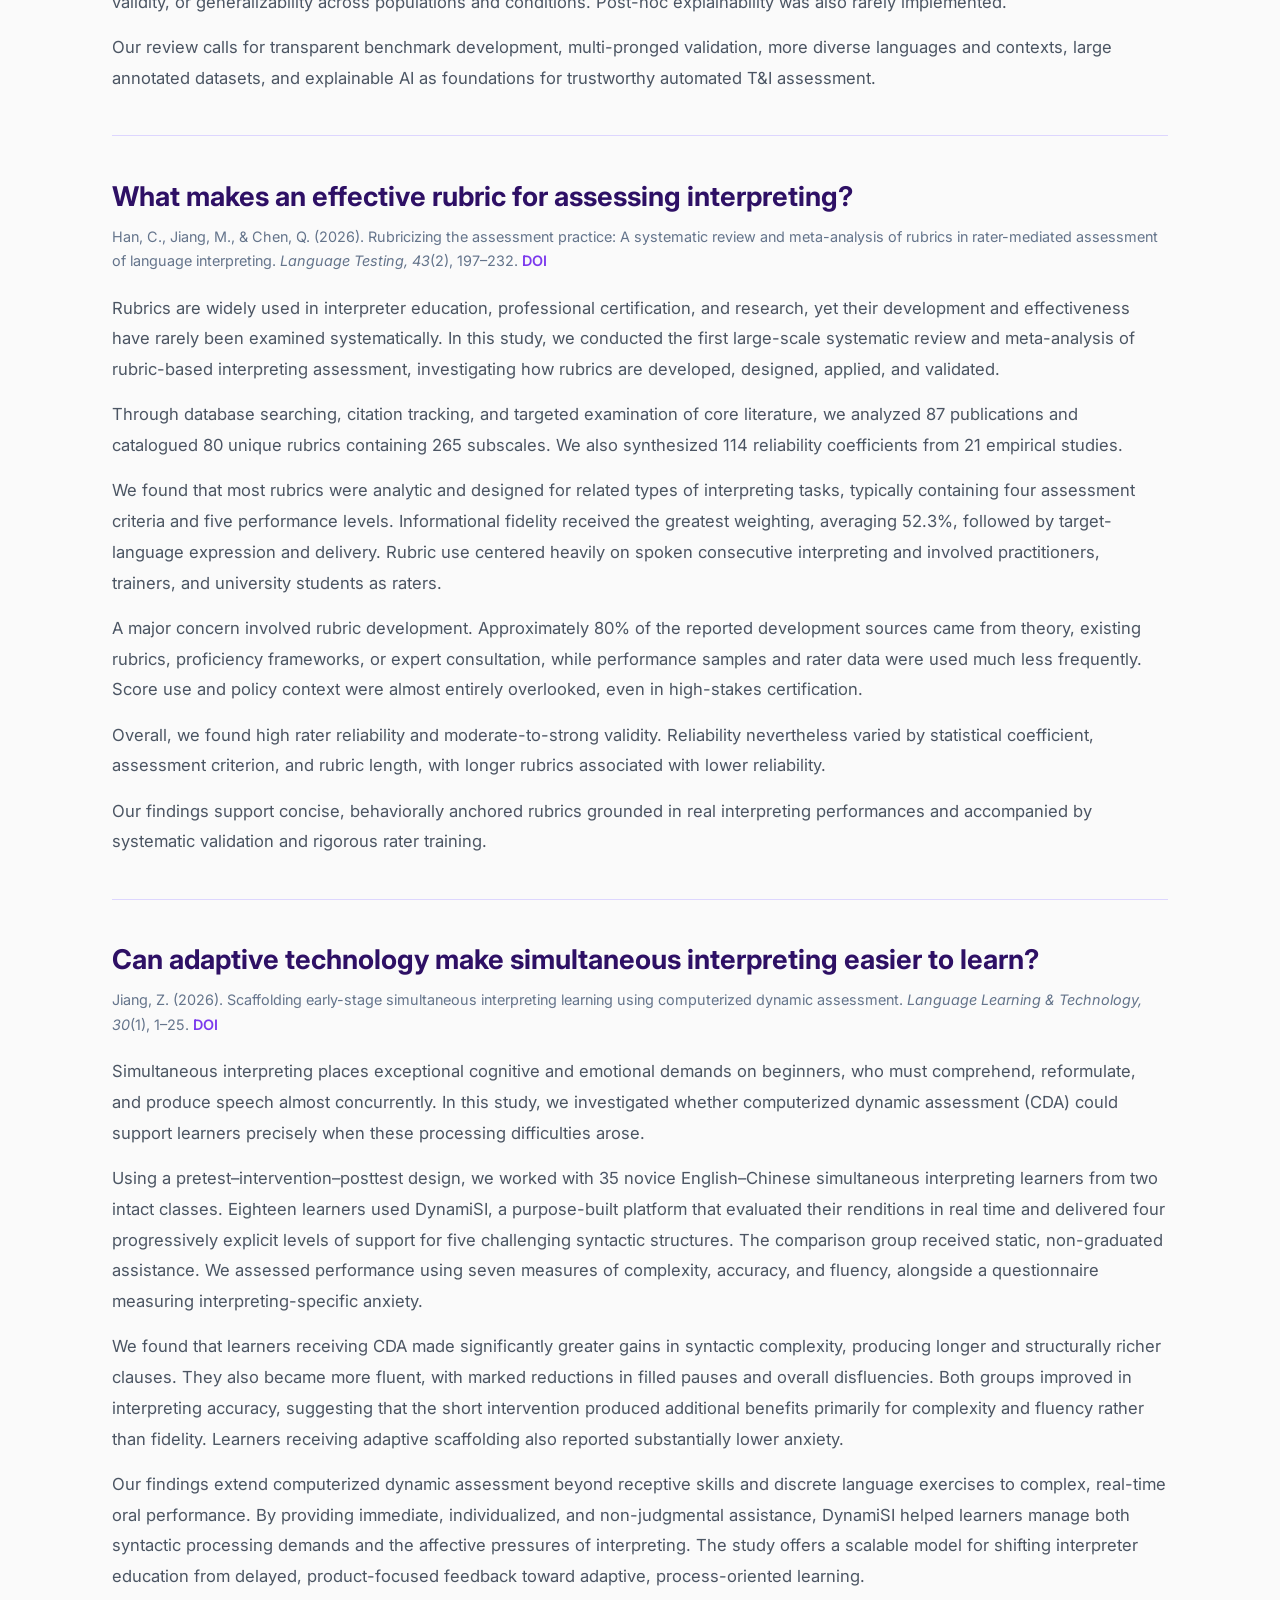
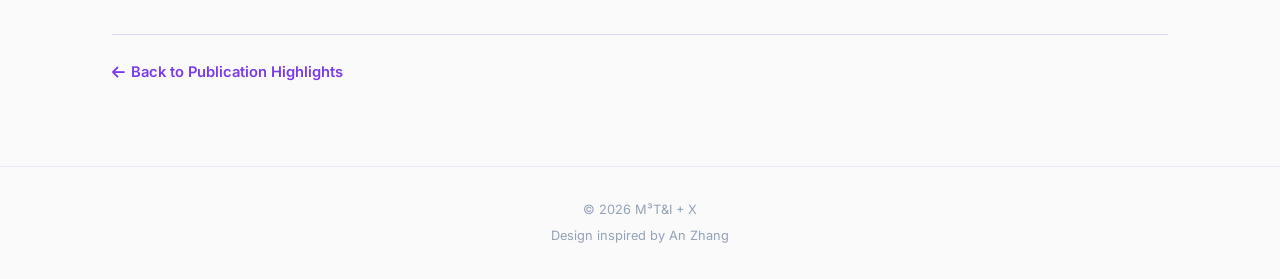
<file: pages/publication-highlights.html>
<!DOCTYPE html>
<html lang="en">
<head>
    <meta charset="UTF-8">
    <meta name="viewport" content="width=device-width, initial-scale=1.0">
    <title>Publication Highlights | M³T&amp;I + X</title>
    <link rel="preconnect" href="https://fonts.googleapis.com">
    <link rel="preconnect" href="https://fonts.gstatic.com" crossorigin>
    <link href="https://fonts.googleapis.com/css2?family=Inter:wght@300;400;500;600;700&amp;display=swap" rel="stylesheet">
    <link rel="stylesheet" href="https://cdnjs.cloudflare.com/ajax/libs/font-awesome/6.5.0/css/all.min.css">
    <style>
        *, *::before, *::after { box-sizing: border-box; margin: 0; padding: 0; }
        :root { --scroll-offset: 5.5rem; }
        html { scroll-behavior: smooth; scroll-padding-top: var(--scroll-offset); }
        @view-transition { navigation: auto; }
        ::view-transition-old(root), ::view-transition-new(root) { animation-duration: 0.18s; }
        body {
            font-family: 'Inter', -apple-system, BlinkMacSystemFont, 'Segoe UI', sans-serif;
            color: #1e293b;
            line-height: 1.7;
            background: #fafafa;
        }
        a { color: #7c3aed; text-decoration: none; }
        a:hover { text-decoration: underline; }
        nav {
            position: fixed;
            top: 0; left: 0; right: 0;
            z-index: 200;
            display: flex;
            align-items: center;
            justify-content: space-between;
            padding: 0 2.5rem;
            height: 54px;
            background: rgba(13, 8, 32, 0.92);
            backdrop-filter: blur(14px);
            -webkit-backdrop-filter: blur(14px);
            border-bottom: 1px solid rgba(255,255,255,0.07);
        }
        .nav-name { color: #fff; font-size: 1.05rem; font-weight: 600; }
        .nav-links { display: flex; gap: 1.35rem; list-style: none; flex-wrap: wrap; justify-content: flex-end; }
        .nav-links a { color: rgba(255,255,255,0.65); font-size: 0.8rem; font-weight: 500; white-space: nowrap; }
        .nav-links a:hover { color: #fff; text-decoration: none; }
        .nav-links a.active { color: #c4b5fd; }
        .page-hero {
            background: linear-gradient(140deg, #0d0820 0%, #2e1065 45%, #5b21b6 100%);
            padding: 100px 1.5rem 44px;
            text-align: center;
        }
        .page-hero h1 { color: #fff; font-size: 2.35rem; line-height: 1.2; }
        .wave-wrap { background: linear-gradient(140deg, #0d0820 0%, #2e1065 45%, #5b21b6 100%); line-height: 0; }
        .wave-wrap svg { display: block; }
        .page-body { padding: 2.5rem 0 5rem; }
        .container { max-width: 820px; margin: 0 auto; padding: 0 2rem; }
        .highlight-article {
            scroll-margin-top: var(--scroll-offset);
            padding: 0 0 2.6rem;
            margin-bottom: 2.6rem;
            border-bottom: 1px solid #ddd6fe;
        }
        .highlight-article:last-of-type { margin-bottom: 1.5rem; }
        .article-header { margin-bottom: 1.2rem; }
        .article-header h2 { color: #2e1065; font-size: 1.45rem; line-height: 1.4; margin-bottom: 0.55rem; }
        .highlight-article p { color: #4b5563; font-size: 0.9rem; line-height: 1.78; margin-bottom: 0.9rem; }
        .highlight-article p:last-child { margin-bottom: 0; }
        .highlight-article .publication-citation { color: #64748b; font-size: 0.78rem; line-height: 1.6; }
        .publication-citation a { font-weight: 600; white-space: nowrap; }
        .back-link { display: inline-flex; align-items: center; gap: 0.4rem; font-size: 0.82rem; font-weight: 600; }
        footer { text-align: center; padding: 2rem; font-size: 0.8rem; color: #94a3b8; border-top: 1px solid #ede9fe; }
        footer a { color: #94a3b8; }
        @media (min-width: 1024px) {
            .page-hero { padding-top: 108px; padding-bottom: 50px; }
            .page-hero h1 { font-size: 2.7rem; }
            .page-body { padding-top: 3rem; }
            .container { max-width: 1120px; padding-right: 2rem; padding-left: 2rem; }
            .article-header h2 { font-size: 1.7rem; }
            .highlight-article p { font-size: 1.04rem; line-height: 1.85; }
            .highlight-article .publication-citation { font-size: 0.9rem; line-height: 1.7; }
            .back-link { font-size: 0.92rem; }
        }
        @media (max-width: 768px) {
            :root { --scroll-offset: 6.5rem; }
            nav {
                display: block;
                height: 84px;
                min-height: 0;
                padding: 0.55rem 1rem 0.45rem;
                overflow: hidden;
            }
            .nav-name { display: block; width: max-content; margin: 0 auto 0.35rem; font-size: 0.98rem; line-height: 1.35; }
            .nav-links {
                width: calc(100% + 2rem);
                margin: 0 -1rem;
                padding: 0 1rem 0.15rem;
                flex-wrap: nowrap;
                justify-content: flex-start;
                gap: 1rem;
                overflow-x: auto;
                overscroll-behavior-x: contain;
                scrollbar-width: none;
                -webkit-overflow-scrolling: touch;
                -webkit-mask-image: linear-gradient(to right, transparent, #000 14px, #000 calc(100% - 14px), transparent);
                mask-image: linear-gradient(to right, transparent, #000 14px, #000 calc(100% - 14px), transparent);
            }
            .nav-links::-webkit-scrollbar { display: none; }
            .nav-links li { flex: 0 0 auto; }
            .nav-links a { position: relative; font-size: 0.74rem; padding-bottom: 0.3rem; }
            .nav-links a.active::after {
                content: "";
                position: absolute;
                left: 0;
                right: 0;
                bottom: 0;
                height: 2px;
                border-radius: 2px;
                background: #a78bfa;
            }
            .page-hero {
                min-height: 188px;
                padding: 104px 1rem 32px;
                display: flex;
                flex-direction: column;
                justify-content: center;
            }
            .page-hero h1 { font-size: 1.85rem; }
            .page-body { padding: 2rem 0 3.5rem; }
            .container { padding: 0 1.1rem; }
            .article-header h2 { font-size: 1.25rem; }
            .highlight-article { padding-bottom: 2rem; margin-bottom: 2rem; }
        }
        @media (max-width: 480px) {
            .container { padding: 0 0.95rem; }
            .page-hero h1 { font-size: 1.7rem; }
            .article-header h2 { font-size: 1.16rem; }
            .highlight-article p { overflow-wrap: anywhere; }
            footer { padding: 1.5rem 1rem; }
        }
    </style>
    <link rel="stylesheet" href="../site-nav.css?v=20260728-3">
</head>
<body>

<nav>
    <a href="../index.html" class="nav-name">M³T&amp;I + X Lab</a>
    <ul class="nav-links">
        <li><a href="../index.html">Home</a></li>
        <li class="nav-item nav-has-submenu">
            <div class="nav-primary">
                <a href="../index.html#research">Research Directions</a>
                <button class="nav-submenu-toggle" type="button" aria-label="Open Research Directions menu" aria-expanded="false" aria-controls="research-submenu"><i class="fa-solid fa-chevron-down" aria-hidden="true"></i></button>
            </div>
            <ul class="nav-submenu" id="research-submenu">
                <li><a href="evaluation-reception.html">Evaluation and Reception</a></li>
                <li><a href="intelligent-teaching-learning.html">Intelligent Teaching and Learning</a></li>
                <li><a href="cognitive-modelling.html">Cognitive Modelling</a></li>
                <li><a href="meta-research.html">Meta-research</a></li>
            </ul>
        </li>
        <li class="nav-item nav-has-submenu nav-item-news">
            <div class="nav-primary">
                <a href="../index.html#news">News &amp; Updates</a>
                <button class="nav-submenu-toggle" type="button" aria-label="Open News and Updates menu" aria-expanded="false" aria-controls="news-submenu"><i class="fa-solid fa-chevron-down" aria-hidden="true"></i></button>
            </div>
            <ul class="nav-submenu" id="news-submenu">
                <li><a href="../index.html#news-people">People</a></li>
                <li><a href="../index.html#news-publications">Publication</a></li>
                <li><a href="../index.html#news-events">Event</a></li>
            </ul>
        </li>
        <li><a href="../index.html#publication-highlights" class="active">Publication Highlights</a></li>
        <li><a href="../index.html#team">Team</a></li>
    </ul>
</nav>

<header class="page-hero">
    <h1>Publication Highlights</h1>
</header>
<div class="wave-wrap">
    <svg viewBox="0 0 1440 52" xmlns="http://www.w3.org/2000/svg" preserveAspectRatio="none" style="width:100%;height:52px;">
        <path d="M0,26 C240,52 480,0 720,22 C960,44 1200,6 1440,26 L1440,52 L0,52 Z" fill="#fafafa"/>
    </svg>
</div>

<main class="page-body">
    <div class="container">
        <article class="highlight-article" id="zero-shot-evaluators">
            <header class="article-header">
                <h2>Can large language models evaluate interpreting as reliably as humans?</h2>
                <p class="publication-citation">Han, C., &amp; Lu, X. (2026). Large language models as zero-shot evaluators of English–Chinese interpreting: A comparison of GPT-4o and DeepSeek-R1. <em>Language Testing, 43</em>(3), 263–289. <a href="https://doi.org/10.1177/02655322251406297" target="_blank" rel="noopener noreferrer">DOI</a></p>
            </header>
            <p>In this study, we conducted one of the first large-scale examinations of large language models as zero-shot evaluators of spoken-language interpreting. Using 541 pre-scored English–Chinese consecutive and simultaneous interpretations from the Interpreting Quality Evaluation Corpus, we compared GPT-4o and DeepSeek-R1 with trained human raters across three dimensions: scoring reliability, severity, and validity.</p>
            <p>We created 16 LLM-based e-raters by systematically varying reference availability, scoring granularity, and model temperature. We then evaluated their performance using correlation analysis, linear mixed-effects modelling, and Many-Facet Rasch Measurement.</p>
            <p>We found that both models generated more internally consistent scores than human raters and achieved moderately strong alignment with human judgments. Important differences nevertheless emerged. GPT-4o displayed scoring severity broadly comparable to that of human raters and achieved greater overall accuracy, whereas DeepSeek-R1 was considerably harsher. On average, GPT-4o assigned scores approximately 1.2 points higher than DeepSeek-R1 on an eight-point scale.</p>
            <p>Assessment design also mattered. Segment-level scoring without reference interpretations generally produced the most accurate results, while temperature had little influence. Performance further varied across interpreting modes, directions, and quality criteria, with the strongest human–LLM alignment observed for information completeness.</p>
            <p>Our findings demonstrate the potential of LLMs for scalable interpreting assessment while showing that model choice and scoring configuration critically shape the reliability and validity of automated judgments.</p>
        </article>

        <article class="highlight-article" id="ai-evaluation-review">
            <header class="article-header">
                <h2>How ready is AI to evaluate human translation and interpreting?</h2>
                <p class="publication-citation">Han, C. (2026). Artificial intelligence-based automatic evaluation of human translation and interpreting: A systematic review of assessment and validation practices. <em>Research Methods in Applied Linguistics, 5</em>(1), 100300. <a href="https://doi.org/10.1016/j.rmal.2026.100300" target="_blank" rel="noopener noreferrer">DOI</a></p>
            </header>
            <p>As artificial intelligence becomes increasingly capable of assessing complex language performance, we asked a critical question: How robust, valid, and transparent are current AI-based approaches to evaluating human translation and interpreting?</p>
            <p>Following PRISMA guidelines, we systematically identified and analyzed 69 publications through a three-pronged search combining academic databases, AI-powered discovery tools, and citation tracking. We examined these studies using the QAM³T&amp;I framework and a validation taxonomy covering assessment design, model architecture, human benchmark construction, score validity, generalizability, and transparency.</p>
            <p>We found that research has expanded rapidly since 2020 but remains heavily concentrated on English–Chinese translation and interpreting in educational settings. Translation and consecutive interpreting dominate the literature, while subtitling, signed-language interpreting, post-editing, and other practices remain underexplored. Feature-based machine-learning models and repurposed machine-translation metrics remain the most common approaches, while conversational large language models represent only a small but growing share.</p>
            <p>We also identified substantial methodological weaknesses. Many studies inadequately reported rater qualifications, training, reliability, and benchmark construction. Validation typically relied on correlations with human scores, with little attention to agreement, construct validity, or generalizability across populations and conditions. Post-hoc explainability was also rarely implemented.</p>
            <p>Our review calls for transparent benchmark development, multi-pronged validation, more diverse languages and contexts, large annotated datasets, and explainable AI as foundations for trustworthy automated T&amp;I assessment.</p>
        </article>

        <article class="highlight-article" id="interpreting-rubrics">
            <header class="article-header">
                <h2>What makes an effective rubric for assessing interpreting?</h2>
                <p class="publication-citation">Han, C., Jiang, M., &amp; Chen, Q. (2026). Rubricizing the assessment practice: A systematic review and meta-analysis of rubrics in rater-mediated assessment of language interpreting. <em>Language Testing, 43</em>(2), 197–232. <a href="https://doi.org/10.1177/02655322251391233" target="_blank" rel="noopener noreferrer">DOI</a></p>
            </header>
            <p>Rubrics are widely used in interpreter education, professional certification, and research, yet their development and effectiveness have rarely been examined systematically. In this study, we conducted the first large-scale systematic review and meta-analysis of rubric-based interpreting assessment, investigating how rubrics are developed, designed, applied, and validated.</p>
            <p>Through database searching, citation tracking, and targeted examination of core literature, we analyzed 87 publications and catalogued 80 unique rubrics containing 265 subscales. We also synthesized 114 reliability coefficients from 21 empirical studies.</p>
            <p>We found that most rubrics were analytic and designed for related types of interpreting tasks, typically containing four assessment criteria and five performance levels. Informational fidelity received the greatest weighting, averaging 52.3%, followed by target-language expression and delivery. Rubric use centered heavily on spoken consecutive interpreting and involved practitioners, trainers, and university students as raters.</p>
            <p>A major concern involved rubric development. Approximately 80% of the reported development sources came from theory, existing rubrics, proficiency frameworks, or expert consultation, while performance samples and rater data were used much less frequently. Score use and policy context were almost entirely overlooked, even in high-stakes certification.</p>
            <p>Overall, we found high rater reliability and moderate-to-strong validity. Reliability nevertheless varied by statistical coefficient, assessment criterion, and rubric length, with longer rubrics associated with lower reliability.</p>
            <p>Our findings support concise, behaviorally anchored rubrics grounded in real interpreting performances and accompanied by systematic validation and rigorous rater training.</p>
        </article>

        <article class="highlight-article" id="adaptive-si-learning">
            <header class="article-header">
                <h2>Can adaptive technology make simultaneous interpreting easier to learn?</h2>
                <p class="publication-citation">Jiang, Z. (2026). Scaffolding early-stage simultaneous interpreting learning using computerized dynamic assessment. <em>Language Learning &amp; Technology, 30</em>(1), 1–25. <a href="https://doi.org/10.64152/10125/73701" target="_blank" rel="noopener noreferrer">DOI</a></p>
            </header>
            <p>Simultaneous interpreting places exceptional cognitive and emotional demands on beginners, who must comprehend, reformulate, and produce speech almost concurrently. In this study, we investigated whether computerized dynamic assessment (CDA) could support learners precisely when these processing difficulties arose.</p>
            <p>Using a pretest–intervention–posttest design, we worked with 35 novice English–Chinese simultaneous interpreting learners from two intact classes. Eighteen learners used DynamiSI, a purpose-built platform that evaluated their renditions in real time and delivered four progressively explicit levels of support for five challenging syntactic structures. The comparison group received static, non-graduated assistance. We assessed performance using seven measures of complexity, accuracy, and fluency, alongside a questionnaire measuring interpreting-specific anxiety.</p>
            <p>We found that learners receiving CDA made significantly greater gains in syntactic complexity, producing longer and structurally richer clauses. They also became more fluent, with marked reductions in filled pauses and overall disfluencies. Both groups improved in interpreting accuracy, suggesting that the short intervention produced additional benefits primarily for complexity and fluency rather than fidelity. Learners receiving adaptive scaffolding also reported substantially lower anxiety.</p>
            <p>Our findings extend computerized dynamic assessment beyond receptive skills and discrete language exercises to complex, real-time oral performance. By providing immediate, individualized, and non-judgmental assistance, DynamiSI helped learners manage both syntactic processing demands and the affective pressures of interpreting. The study offers a scalable model for shifting interpreter education from delayed, product-focused feedback toward adaptive, process-oriented learning.</p>
        </article>

        <a class="back-link" href="../index.html#publication-highlights"><i class="fa-solid fa-arrow-left" aria-hidden="true"></i> Back to Publication Highlights</a>
    </div>
</main>

<footer>
    <p>© 2026 M³T&amp;I + X</p>
    <p style="margin-top:0.3rem;">Design inspired by <a href="https://anzhang314.github.io/" target="_blank" rel="noopener noreferrer">An Zhang</a></p>
</footer>

<script>
(function () {
    var mobileNav = window.matchMedia('(max-width: 768px)');
    function revealActiveNav() {
        if (!mobileNav.matches) return;
        var list = document.querySelector('.nav-links');
        var active = list && list.querySelector('a.active');
        if (!list || !active) return;
        var listRect = list.getBoundingClientRect();
        var activeRect = active.getBoundingClientRect();
        var inset = 16;
        var left = list.scrollLeft;
        if (activeRect.left < listRect.left + inset) {
            left -= listRect.left + inset - activeRect.left;
        } else if (activeRect.right > listRect.right - inset) {
            left += activeRect.right - (listRect.right - inset);
        }
        list.scrollTo({ left: Math.max(0, left), behavior: 'auto' });
    }
    window.addEventListener('load', revealActiveNav);
    window.addEventListener('resize', revealActiveNav);
})();
</script>

<script src="../site-nav.js?v=20260728-2"></script>
</body>
</html>
</file>
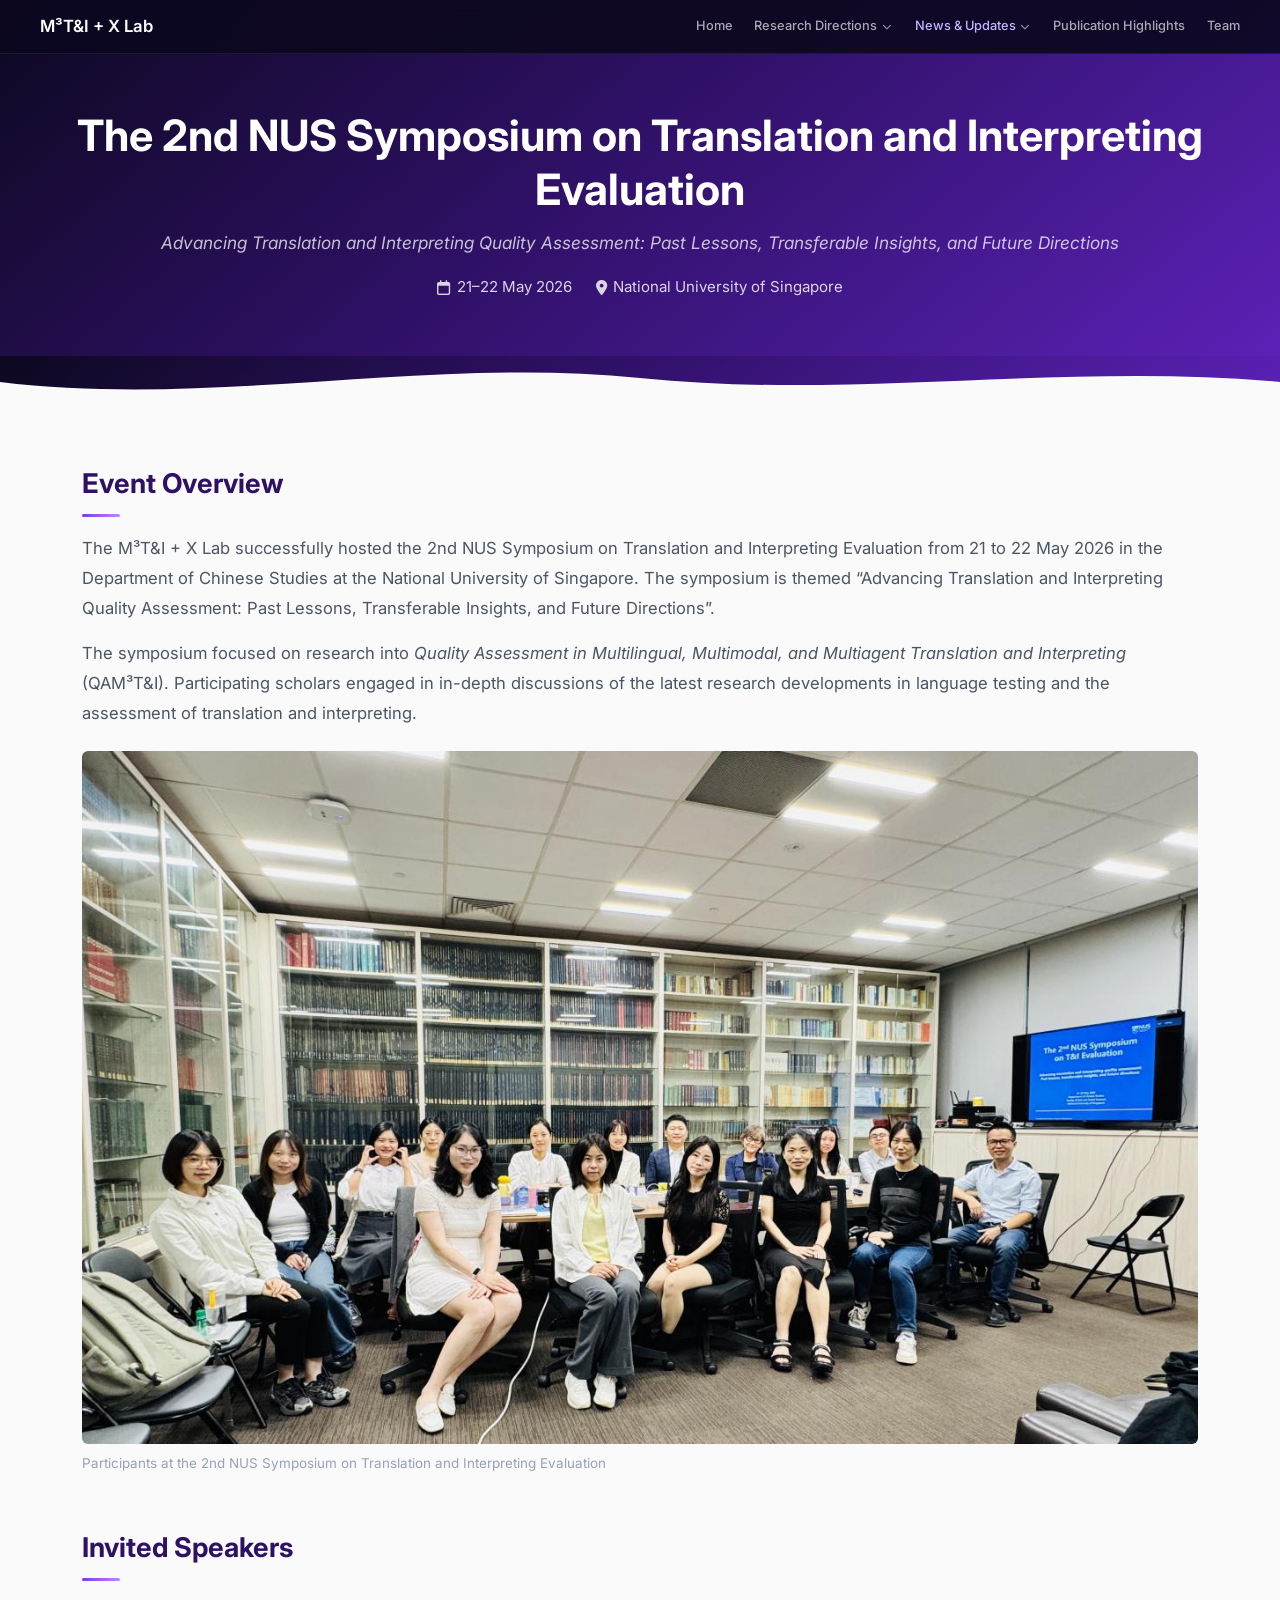
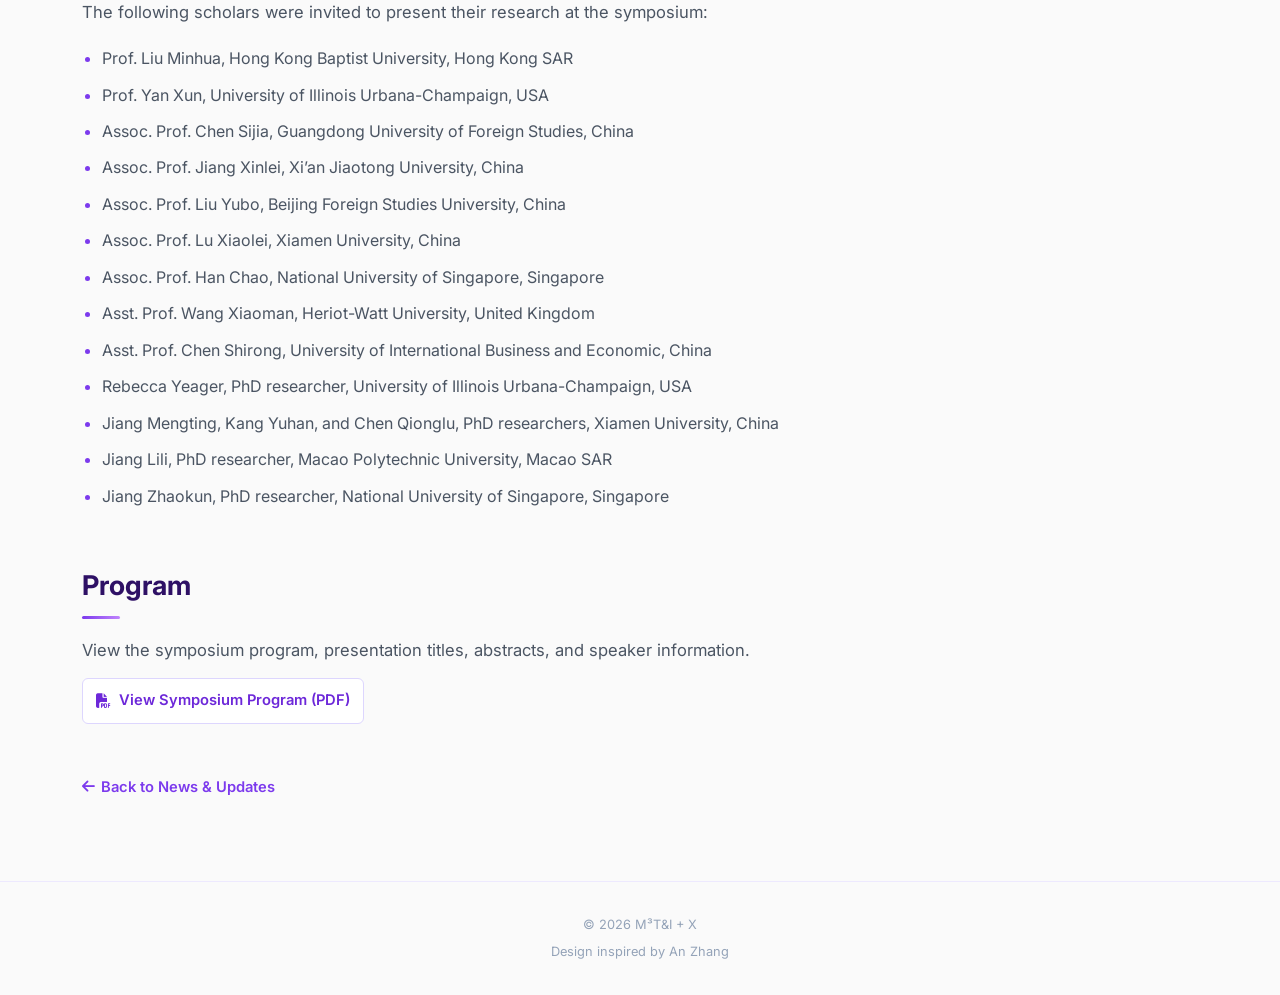
<file: pages/symposium-2026.html>
<!DOCTYPE html>
<html lang="en">
<head>
    <meta charset="UTF-8">
    <meta name="viewport" content="width=device-width, initial-scale=1.0">
    <title>The 2nd NUS Symposium on Translation and Interpreting Evaluation | M³T&amp;I + X</title>
    <link rel="preconnect" href="https://fonts.googleapis.com">
    <link rel="preconnect" href="https://fonts.gstatic.com" crossorigin>
    <link href="https://fonts.googleapis.com/css2?family=Inter:wght@300;400;500;600;700&amp;display=swap" rel="stylesheet">
    <link rel="stylesheet" href="https://cdnjs.cloudflare.com/ajax/libs/font-awesome/6.5.0/css/all.min.css">
    <style>
        *, *::before, *::after { box-sizing: border-box; margin: 0; padding: 0; }

        @view-transition { navigation: auto; }
        ::view-transition-old(root), ::view-transition-new(root) { animation-duration: 0.18s; }

        body {
            font-family: 'Inter', -apple-system, BlinkMacSystemFont, 'Segoe UI', sans-serif;
            color: #1e293b;
            line-height: 1.75;
            background: #fafafa;
        }
        a { color: #7c3aed; text-decoration: none; }
        a:hover { text-decoration: underline; }

        nav {
            position: fixed;
            top: 0; left: 0; right: 0;
            z-index: 200;
            display: flex;
            align-items: center;
            justify-content: space-between;
            padding: 0 2.5rem;
            height: 54px;
            background: rgba(13, 8, 32, 0.92);
            backdrop-filter: blur(14px);
            -webkit-backdrop-filter: blur(14px);
            border-bottom: 1px solid rgba(255,255,255,0.07);
        }
        .nav-name { font-size: 1.05rem; font-weight: 600; color: #fff; }
        .nav-links { display: flex; gap: 1.35rem; list-style: none; flex-wrap: wrap; justify-content: flex-end; }
        .nav-links a { color: rgba(255,255,255,0.65); font-size: 0.8rem; font-weight: 500; white-space: nowrap; }
        .nav-links a:hover { color: #fff; text-decoration: none; }
        .nav-links a.active { color: #c4b5fd; }

        .event-hero {
            background: linear-gradient(140deg, #0d0820 0%, #2e1065 45%, #5b21b6 100%);
            padding: 98px 2.5rem 50px;
            text-align: center;
        }
        .event-hero-inner { max-width: 920px; margin: 0 auto; }
        .event-hero h1 { color: #fff; font-size: 2.35rem; line-height: 1.25; margin-bottom: 0.8rem; }
        .event-theme { max-width: 760px; margin: 0 auto 1.1rem; color: rgba(255,255,255,0.74); font-size: 0.96rem; line-height: 1.6; }
        .event-meta { display: flex; justify-content: center; flex-wrap: wrap; gap: 0.7rem 1.5rem; color: rgba(255,255,255,0.82); font-size: 0.84rem; }
        .event-meta span { display: inline-flex; align-items: center; gap: 0.4rem; }

        .wave-wrap { background: linear-gradient(140deg, #0d0820 0%, #2e1065 45%, #5b21b6 100%); line-height: 0; }
        .wave-wrap svg { display: block; }
        .page-body { padding: 2.8rem 0 5rem; }
        .container { max-width: 920px; margin: 0 auto; padding: 0 2.5rem; }
        .section { margin-bottom: 3rem; }
        .section-title { color: #2e1065; font-size: 1.4rem; margin-bottom: 1rem; }
        .section-title::after { content: ''; display: block; width: 38px; height: 3px; margin-top: 0.4rem; background: linear-gradient(90deg, #7c3aed, #c084fc); border-radius: 2px; }

        .overview-copy p { color: #4b5563; font-size: 0.92rem; margin-bottom: 0.9rem; }

        .event-photo {
            margin: 1.4rem 0 0;
        }
        .event-photo img {
            display: block;
            width: 100%;
            height: auto;
            border-radius: 6px;
        }
        .event-photo figcaption {
            margin-top: 0.55rem;
            color: #94a3b8;
            font-size: 0.76rem;
        }

        .speaker-list {
            padding-left: 1.25rem;
            color: #4b5563;
            list-style: disc;
        }
        .speaker-list li {
            padding: 0.25rem 0;
            font-size: 0.9rem;
            line-height: 1.7;
        }
        .speaker-list li::marker { color: #7c3aed; }

        main[lang="zh-CN"] { font-family: "PingFang SC", "Microsoft YaHei", 'Inter', sans-serif; }

        .program-copy { margin-bottom: 0.8rem; color: #4b5563; font-size: 0.92rem; }
        .program-link {
            display: inline-flex;
            align-items: center;
            gap: 0.5rem;
            padding: 0.58rem 0.82rem;
            color: #6d28d9;
            font-size: 0.82rem;
            font-weight: 600;
            background: #fff;
            border: 1px solid #ddd6fe;
            border-radius: 6px;
        }
        .program-link:hover { color: #5b21b6; text-decoration: none; border-color: #a78bfa; }

        .back-link { display: inline-flex; align-items: center; gap: 0.4rem; font-size: 0.82rem; font-weight: 600; }

        footer { text-align: center; padding: 2rem; font-size: 0.8rem; color: #94a3b8; border-top: 1px solid #ede9fe; }
        footer a { color: #94a3b8; }

        @media (min-width: 1024px) {
            .event-hero { padding-top: 108px; padding-bottom: 56px; }
            .event-hero-inner { max-width: 1180px; }
            .event-hero h1 { font-size: 2.7rem; }
            .event-theme { max-width: 980px; font-size: 1.08rem; }
            .event-meta { font-size: 0.94rem; }
            .page-body { padding-top: 3.2rem; }
            .container { max-width: 1180px; padding-right: 2rem; padding-left: 2rem; }
            .section-title { font-size: 1.7rem; }
            .overview-copy p, .program-copy { font-size: 1.04rem; line-height: 1.82; }
            .speaker-list li { font-size: 1rem; line-height: 1.78; }
            .event-photo figcaption { font-size: 0.84rem; }
            .program-link, .back-link { font-size: 0.92rem; }
        }

        @media (max-width: 768px) {
            nav {
                display: block;
                height: 84px;
                min-height: 0;
                padding: 0.55rem 1rem 0.45rem;
                overflow: hidden;
            }
            .nav-name { display: block; width: max-content; margin: 0 auto 0.35rem; font-size: 0.98rem; line-height: 1.35; }
            .nav-links {
                width: calc(100% + 2rem);
                margin: 0 -1rem;
                padding: 0 1rem 0.15rem;
                flex-wrap: nowrap;
                justify-content: flex-start;
                gap: 1rem;
                overflow-x: auto;
                overscroll-behavior-x: contain;
                scrollbar-width: none;
                -webkit-overflow-scrolling: touch;
                -webkit-mask-image: linear-gradient(to right, transparent, #000 14px, #000 calc(100% - 14px), transparent);
                mask-image: linear-gradient(to right, transparent, #000 14px, #000 calc(100% - 14px), transparent);
            }
            .nav-links::-webkit-scrollbar { display: none; }
            .nav-links li { flex: 0 0 auto; }
            .nav-links a { position: relative; font-size: 0.74rem; padding-bottom: 0.3rem; }
            .nav-links a.active::after {
                content: "";
                position: absolute;
                left: 0;
                right: 0;
                bottom: 0;
                height: 2px;
                border-radius: 2px;
                background: #a78bfa;
            }
            .event-hero { padding: 104px 1.1rem 36px; }
            .event-hero h1 { font-size: 1.8rem; }
            .event-theme { font-size: 0.9rem; }
            .event-meta { gap: 0.55rem 1rem; }
            .page-body { padding: 2rem 0 3.5rem; }
            .container { padding: 0 1.1rem; }
        }
        @media (max-width: 480px) {
            .event-hero { padding-left: 0.95rem; padding-right: 0.95rem; }
            .event-hero h1 { font-size: 1.65rem; }
            .container { padding: 0 0.95rem; }
            footer { padding: 1.5rem 1rem; }
        }
    </style>
    <link rel="stylesheet" href="../site-nav.css?v=20260728-3">
</head>
<body>

<nav>
    <a href="../index.html" class="nav-name" style="text-decoration:none;">M³T&amp;I + X Lab</a>
    <ul class="nav-links">
        <li><a href="../index.html">Home</a></li>
        <li class="nav-item nav-has-submenu">
            <div class="nav-primary">
                <a href="../index.html#research">Research Directions</a>
                <button class="nav-submenu-toggle" type="button" aria-label="Open Research Directions menu" aria-expanded="false" aria-controls="research-submenu"><i class="fa-solid fa-chevron-down" aria-hidden="true"></i></button>
            </div>
            <ul class="nav-submenu" id="research-submenu">
                <li><a href="evaluation-reception.html">Evaluation and Reception</a></li>
                <li><a href="intelligent-teaching-learning.html">Intelligent Teaching and Learning</a></li>
                <li><a href="cognitive-modelling.html">Cognitive Modelling</a></li>
                <li><a href="meta-research.html">Meta-research</a></li>
            </ul>
        </li>
        <li class="nav-item nav-has-submenu nav-item-news">
            <div class="nav-primary">
                <a href="../index.html#news" class="active">News &amp; Updates</a>
                <button class="nav-submenu-toggle" type="button" aria-label="Open News and Updates menu" aria-expanded="false" aria-controls="news-submenu"><i class="fa-solid fa-chevron-down" aria-hidden="true"></i></button>
            </div>
            <ul class="nav-submenu" id="news-submenu">
                <li><a href="../index.html#news-people">People</a></li>
                <li><a href="../index.html#news-publications">Publication</a></li>
                <li><a class="submenu-current" href="../index.html#news-events">Event</a></li>
            </ul>
        </li>
        <li><a href="../index.html#publication-highlights">Publication Highlights</a></li>
        <li><a href="../index.html#team">Team</a></li>
    </ul>
</nav>

<header class="event-hero">
    <div class="event-hero-inner">
        <h1>The 2nd NUS Symposium on Translation and Interpreting Evaluation</h1>
        <p class="event-theme"><em>Advancing Translation and Interpreting Quality Assessment: Past Lessons, Transferable Insights, and Future Directions</em></p>
        <div class="event-meta">
            <span><i class="fa-regular fa-calendar"></i> 21–22 May 2026</span>
            <span><i class="fa-solid fa-location-dot"></i> National University of Singapore</span>
        </div>
    </div>
</header>

<div class="wave-wrap">
    <svg viewBox="0 0 1440 52" xmlns="http://www.w3.org/2000/svg" preserveAspectRatio="none" style="width:100%;height:52px;">
        <path d="M0,26 C240,52 480,0 720,22 C960,44 1200,6 1440,26 L1440,52 L0,52 Z" fill="#fafafa"/>
    </svg>
</div>

<main class="page-body" lang="en">
    <div class="container">
        <section class="section">
            <h2 class="section-title">Event Overview</h2>
            <div class="overview-copy">
                <p>The M³T&amp;I + X Lab successfully hosted the 2nd NUS Symposium on Translation and Interpreting Evaluation from 21 to 22 May 2026 in the Department of Chinese Studies at the National University of Singapore. The symposium is themed “Advancing Translation and Interpreting Quality Assessment: Past Lessons, Transferable Insights, and Future Directions”.</p>
                <p>The symposium focused on research into <em>Quality Assessment in Multilingual, Multimodal, and Multiagent Translation and Interpreting</em> (QAM³T&amp;I). Participating scholars engaged in in-depth discussions of the latest research developments in language testing and the assessment of translation and interpreting.</p>
            </div>
            <figure class="event-photo">
                <img src="symposium-2026-group.jpeg" alt="Participants at the 2nd NUS Symposium on Translation and Interpreting Evaluation">
                <figcaption>Participants at the 2nd NUS Symposium on Translation and Interpreting Evaluation</figcaption>
            </figure>
        </section>

        <section class="section">
            <h2 class="section-title">Invited Speakers</h2>
            <p class="program-copy">The following scholars were invited to present their research at the symposium:</p>
            <ul class="speaker-list">
                <li>Prof. Liu Minhua, Hong Kong Baptist University, Hong Kong SAR</li>
                <li>Prof. Yan Xun, University of Illinois Urbana-Champaign, USA</li>
                <li>Assoc. Prof. Chen Sijia, Guangdong University of Foreign Studies, China</li>
                <li>Assoc. Prof. Jiang Xinlei, Xi’an Jiaotong University, China</li>
                <li>Assoc. Prof. Liu Yubo, Beijing Foreign Studies University, China</li>
                <li>Assoc. Prof. Lu Xiaolei, Xiamen University, China</li>
                <li>Assoc. Prof. Han Chao, National University of Singapore, Singapore</li>
                <li>Asst. Prof. Wang Xiaoman, Heriot-Watt University, United Kingdom</li>
                <li>Asst. Prof. Chen Shirong, University of International Business and Economic, China</li>
                <li>Rebecca Yeager, PhD researcher, University of Illinois Urbana-Champaign, USA</li>
                <li>Jiang Mengting, Kang Yuhan, and Chen Qionglu, PhD researchers, Xiamen University, China</li>
                <li>Jiang Lili, PhD researcher, Macao Polytechnic University, Macao SAR</li>
                <li>Jiang Zhaokun, PhD researcher, National University of Singapore, Singapore</li>
            </ul>
        </section>

        <section class="section">
            <h2 class="section-title">Program</h2>
            <p class="program-copy">View the symposium program, presentation titles, abstracts, and speaker information.</p>
            <a class="program-link" href="symposium-2026-program.pdf" target="_blank" rel="noopener noreferrer"><i class="fa-solid fa-file-pdf"></i> View Symposium Program (PDF)</a>
        </section>

        <a class="back-link" href="../index.html#news"><i class="fa-solid fa-arrow-left"></i> Back to News &amp; Updates</a>
    </div>
</main>

<footer>
    <p>© 2026 M³T&amp;I + X</p>
    <p style="margin-top:0.3rem;">Design inspired by <a href="https://anzhang314.github.io/" target="_blank">An Zhang</a></p>
</footer>

<script>
(function () {
    var mobileNav = window.matchMedia('(max-width: 768px)');
    function revealActiveNav() {
        if (!mobileNav.matches) return;
        var list = document.querySelector('.nav-links');
        var active = list && list.querySelector('a.active');
        if (!list || !active) return;
        var listRect = list.getBoundingClientRect();
        var activeRect = active.getBoundingClientRect();
        var inset = 16;
        var left = list.scrollLeft;
        if (activeRect.left < listRect.left + inset) {
            left -= listRect.left + inset - activeRect.left;
        } else if (activeRect.right > listRect.right - inset) {
            left += activeRect.right - (listRect.right - inset);
        }
        list.scrollTo({ left: Math.max(0, left), behavior: 'auto' });
    }
    window.addEventListener('load', revealActiveNav);
    window.addEventListener('resize', revealActiveNav);
})();
</script>

<script src="../site-nav.js?v=20260728-2"></script>
</body>
</html>
</file>
<file: pages/research-direction.css>
*, *::before, *::after { box-sizing: border-box; margin: 0; padding: 0; }

:root { --accent: #6d28d9; --soft: #f5f3ff; }

@view-transition { navigation: auto; }
::view-transition-old(root), ::view-transition-new(root) { animation-duration: 0.18s; }

body {
    font-family: 'Inter', -apple-system, BlinkMacSystemFont, 'Segoe UI', sans-serif;
    color: #1e293b;
    line-height: 1.7;
    background: #fafafa;
}

a { color: #7c3aed; text-decoration: none; }
a:hover { text-decoration: underline; }

nav {
    position: fixed;
    top: 0;
    left: 0;
    right: 0;
    z-index: 200;
    display: flex;
    align-items: center;
    justify-content: space-between;
    height: 54px;
    padding: 0 2.5rem;
    background: rgba(13, 8, 32, 0.92);
    backdrop-filter: blur(14px);
    -webkit-backdrop-filter: blur(14px);
    border-bottom: 1px solid rgba(255,255,255,0.07);
}

.nav-name { color: #fff; font-size: 1.05rem; font-weight: 600; }
.nav-links { display: flex; gap: 1.35rem; list-style: none; flex-wrap: wrap; justify-content: flex-end; }
.nav-links a { color: rgba(255,255,255,0.65); font-size: 0.8rem; font-weight: 500; white-space: nowrap; }
.nav-links a:hover { color: #fff; text-decoration: none; }
.nav-links a.active { color: #c4b5fd; }

.direction-hero {
    padding: 96px 1.5rem 36px;
    color: #fff;
    text-align: left;
    background: linear-gradient(140deg, #0d0820 0%, #2e1065 45%, #5b21b6 100%);
}

.direction-hero-inner { max-width: 920px; margin: 0 auto; }
.direction-hero h1 { margin-bottom: 0.65rem; font-size: 2.15rem; line-height: 1.22; }
.direction-description { max-width: 820px; margin: 0; color: rgba(255,255,255,0.76); font-size: 0.91rem; line-height: 1.68; }
.direction-labels { display: flex; flex-wrap: wrap; justify-content: flex-start; gap: 0.42rem; margin-top: 1rem; }
.direction-label {
    padding: 0.22rem 0.62rem;
    color: rgba(255,255,255,0.9);
    font-size: 0.72rem;
    font-weight: 500;
    background: rgba(255,255,255,0.1);
    border: 1px solid rgba(255,255,255,0.2);
    border-radius: 9999px;
}

.wave-wrap { background: linear-gradient(140deg, #0d0820 0%, #2e1065 45%, #5b21b6 100%); line-height: 0; }
.wave-wrap svg { display: block; }

.page-body { padding: 2.4rem 0 5rem; }
.container { max-width: 920px; margin: 0 auto; padding: 0 2.5rem; }
.section-title { margin-bottom: 1.45rem; color: #2e1065; font-size: 1.45rem; line-height: 1.3; }
.section-title::after {
    content: '';
    display: block;
    width: 38px;
    height: 3px;
    margin-top: 0.45rem;
    border-radius: 2px;
    background: linear-gradient(90deg, #7c3aed, #c084fc);
}

.publication-list { display: grid; gap: 0.9rem; }
.publication-entry {
    padding: 1.15rem 1.25rem;
    background: #fff;
    border: 1px solid #e9e3f8;
    border-left: 3px solid var(--accent);
    border-radius: 8px;
}
.publication-citation { color: #475569; font-size: 0.88rem; line-height: 1.72; }
.publication-citation .paper-title { color: #1e293b; font-weight: 650; }
.publication-actions { display: flex; align-items: center; gap: 0.8rem; margin-top: 0.45rem; }
.publication-entry:has(.official-link) .publication-citation { display: inline; }
.publication-actions:has(.official-link) { display: inline-flex; align-items: baseline; margin: 0 0 0 0.35rem; vertical-align: baseline; }
.official-link {
    display: inline-flex;
    align-items: center;
    padding: 0;
    color: #6d28d9;
    font-size: 0.76rem;
    font-weight: 600;
    background: transparent;
}
.official-link:hover { color: #5b21b6; text-decoration: underline; background: transparent; }
.publication-note { color: #94a3b8; font-size: 0.75rem; font-style: italic; }

.back-link {
    display: inline-flex;
    align-items: center;
    gap: 0.42rem;
    margin-top: 2rem;
    font-size: 0.82rem;
    font-weight: 600;
}

footer { padding: 2rem; color: #94a3b8; font-size: 0.8rem; text-align: center; border-top: 1px solid #ede9fe; }
footer a { color: #94a3b8; }

@media (min-width: 1024px) {
    .direction-hero { padding-top: 108px; padding-bottom: 44px; }
    .direction-hero-inner { max-width: 1180px; }
    .direction-hero h1 { font-size: 2.65rem; }
    .direction-description { max-width: 1080px; font-size: 1.04rem; line-height: 1.72; }
    .direction-label { padding: 0.28rem 0.72rem; font-size: 0.8rem; }

    .page-body { padding-top: 3rem; }
    .container { max-width: 1180px; padding-right: 2rem; padding-left: 2rem; }
    .section-title { font-size: 1.7rem; }
    .publication-list { gap: 1rem; }
    .publication-entry { padding: 1.35rem 1.5rem; }
    .publication-citation { font-size: 1rem; line-height: 1.75; }
    .official-link { font-size: 0.86rem; }
    .back-link { font-size: 0.92rem; }
}

@media (max-width: 768px) {
    nav {
        display: block;
        height: 84px;
        min-height: 0;
        padding: 0.55rem 1rem 0.45rem;
        overflow: hidden;
    }
    .nav-name { display: block; width: max-content; margin: 0 auto 0.35rem; font-size: 0.98rem; line-height: 1.35; }
    .nav-links {
        width: calc(100% + 2rem);
        margin: 0 -1rem;
        padding: 0 1rem 0.15rem;
        flex-wrap: nowrap;
        justify-content: flex-start;
        gap: 1rem;
        overflow-x: auto;
        overscroll-behavior-x: contain;
        scrollbar-width: none;
        -webkit-overflow-scrolling: touch;
        -webkit-mask-image: linear-gradient(to right, transparent, #000 14px, #000 calc(100% - 14px), transparent);
        mask-image: linear-gradient(to right, transparent, #000 14px, #000 calc(100% - 14px), transparent);
    }
    .nav-links::-webkit-scrollbar { display: none; }
    .nav-links li { flex: 0 0 auto; }
    .nav-links a { position: relative; padding-bottom: 0.3rem; font-size: 0.74rem; }
    .nav-links a.active::after {
        content: '';
        position: absolute;
        left: 0;
        right: 0;
        bottom: 0;
        height: 2px;
        border-radius: 2px;
        background: #a78bfa;
    }
    .direction-hero { padding: 108px 1.1rem 32px; }
    .direction-hero h1 { font-size: 1.75rem; }
    .direction-description { font-size: 0.87rem; }
    .page-body { padding: 2rem 0 3.5rem; }
    .container { padding: 0 1.1rem; }
}

@media (max-width: 480px) {
    .direction-hero { padding-left: 0.95rem; padding-right: 0.95rem; }
    .direction-hero h1 { font-size: 1.58rem; }
    .direction-labels { gap: 0.35rem; }
    .publication-entry { padding: 1rem; }
    .publication-citation { font-size: 0.84rem; }
    .container { padding: 0 0.95rem; }
    footer { padding: 1.5rem 1rem; }
}
</file>
<file: site-nav.css>
.nav-links > .nav-item {
    position: relative;
}

.nav-links > li {
    display: flex;
    align-items: center;
    height: 28px;
}

.nav-links > li > a,
.nav-primary > a {
    display: inline-flex;
    align-items: center;
    height: 28px;
    line-height: 1;
}

.nav-primary {
    position: relative;
    display: flex;
    align-items: center;
    height: 28px;
}

.nav-primary > a {
    padding-right: 16px;
}

.nav-submenu-toggle {
    position: absolute;
    top: 50%;
    right: -2px;
    display: inline-flex;
    align-items: center;
    justify-content: center;
    width: 18px;
    height: 28px;
    padding: 0;
    color: rgba(255,255,255,0.55);
    font: inherit;
    cursor: pointer;
    background: transparent;
    border: 0;
    transform: translateY(-50%);
}

.nav-submenu-toggle:hover,
.nav-submenu-toggle:focus-visible {
    color: #fff;
    background: transparent;
    outline: none;
}

.nav-submenu-toggle i {
    font-size: 0.58rem;
    transition: transform 0.18s ease;
}

.nav-submenu {
    position: absolute;
    top: calc(100% + 0.7rem);
    left: 0;
    z-index: 300;
    display: grid;
    min-width: 270px;
    padding: 0.45rem;
    list-style: none;
    background: rgba(20, 12, 48, 0.98);
    border: 1px solid rgba(255,255,255,0.12);
    border-radius: 7px;
    box-shadow: 0 14px 32px rgba(8, 4, 24, 0.28);
    opacity: 0;
    visibility: hidden;
    transform: translateY(-5px);
    transition: opacity 0.16s ease, transform 0.16s ease, visibility 0.16s;
}

.nav-item-news .nav-submenu {
    min-width: 190px;
}

.nav-submenu li {
    flex: initial;
}

.nav-submenu a {
    display: block;
    padding: 0.55rem 0.65rem;
    color: rgba(255,255,255,0.76);
    font-size: 0.78rem;
    line-height: 1.4;
    white-space: normal;
    border-radius: 5px;
}

.nav-submenu a:hover,
.nav-submenu a:focus-visible,
.nav-submenu a.submenu-current {
    color: #fff;
    text-decoration: none;
    background: rgba(167,139,250,0.16);
    outline: none;
}

.nav-has-submenu:hover > .nav-submenu,
.nav-has-submenu:focus-within > .nav-submenu,
.nav-has-submenu.is-open > .nav-submenu {
    opacity: 1;
    visibility: visible;
    transform: translateY(0);
}

.nav-has-submenu:hover .nav-submenu-toggle i,
.nav-has-submenu:focus-within .nav-submenu-toggle i,
.nav-has-submenu.is-open .nav-submenu-toggle i {
    transform: rotate(180deg);
}

@media (max-width: 768px) {
    body.nav-submenu-open nav {
        overflow: visible;
    }

    body.nav-submenu-open .nav-links {
        overflow: visible;
        -webkit-mask-image: none;
        mask-image: none;
    }

    .nav-links {
        padding-right: calc(50vw + 16px);
    }

    .nav-primary {
        height: 28px;
    }

    .nav-submenu-toggle {
        width: 18px;
        height: 28px;
    }

    .nav-has-submenu:hover > .nav-submenu,
    .nav-has-submenu:focus-within > .nav-submenu {
        opacity: 0;
        visibility: hidden;
        transform: translateY(-5px);
    }

    .nav-has-submenu.is-open > .nav-submenu {
        position: fixed;
        top: 84px;
        right: 0.75rem;
        left: 0.75rem;
        display: grid;
        min-width: 0;
        max-height: calc(100vh - 96px);
        overflow-y: auto;
        background: #140c30;
        opacity: 1;
        visibility: visible;
        transform: translateY(0);
    }

    .nav-submenu a {
        padding: 0.68rem 0.75rem;
        font-size: 0.82rem;
    }
}
</file>
<file: pages/publication-highlight-detail.css>
*, *::before, *::after { box-sizing: border-box; margin: 0; padding: 0; }

@view-transition { navigation: auto; }
::view-transition-old(root), ::view-transition-new(root) { animation-duration: 0.18s; }

body {
    font-family: 'Inter', -apple-system, BlinkMacSystemFont, 'Segoe UI', sans-serif;
    color: #1e293b;
    line-height: 1.7;
    background: #fafafa;
}

a { color: #7c3aed; text-decoration: none; }
a:hover { text-decoration: underline; }

nav {
    position: fixed;
    top: 0;
    left: 0;
    right: 0;
    z-index: 200;
    display: flex;
    align-items: center;
    justify-content: space-between;
    height: 54px;
    padding: 0 2.5rem;
    background: rgba(13, 8, 32, 0.92);
    backdrop-filter: blur(14px);
    -webkit-backdrop-filter: blur(14px);
    border-bottom: 1px solid rgba(255,255,255,0.07);
}

.nav-name { color: #fff; font-size: 1.05rem; font-weight: 600; }
.nav-links { display: flex; flex-wrap: wrap; justify-content: flex-end; gap: 1.35rem; list-style: none; }
.nav-links a { color: rgba(255,255,255,0.65); font-size: 0.8rem; font-weight: 500; white-space: nowrap; }
.nav-links a:hover { color: #fff; text-decoration: none; }
.nav-links a.active { color: #c4b5fd; }

.highlight-hero {
    padding: 94px 1.5rem 36px;
    color: #fff;
    text-align: left;
    background: linear-gradient(140deg, #0d0820 0%, #2e1065 45%, #5b21b6 100%);
}

.highlight-hero-inner { max-width: 880px; margin: 0 auto; }
.highlight-hero h1 { max-width: 820px; font-size: 2.3rem; line-height: 1.28; }

.wave-wrap { line-height: 0; background: linear-gradient(140deg, #0d0820 0%, #2e1065 45%, #5b21b6 100%); }
.wave-wrap svg { display: block; }

.page-body { padding: 2.5rem 0 5rem; }
.container { max-width: 780px; margin: 0 auto; padding: 0 2rem; }
.publication-citation {
    margin-bottom: 1.5rem;
    padding: 0 0 1.15rem;
    color: #64748b;
    font-size: 0.8rem;
    line-height: 1.68;
    background: transparent;
    border: 0;
    border-bottom: 1px solid #e9e3f8;
    border-radius: 0;
}
.publication-citation a { font-weight: 600; white-space: nowrap; }
.highlight-copy p { margin-bottom: 0.95rem; color: #4b5563; font-size: 0.92rem; line-height: 1.82; }
.highlight-copy p:last-child { margin-bottom: 0; }
.back-link { display: inline-flex; align-items: center; gap: 0.42rem; margin-top: 2.2rem; font-size: 0.82rem; font-weight: 600; }

footer { padding: 2rem; color: #94a3b8; font-size: 0.8rem; text-align: center; border-top: 1px solid #ede9fe; }
footer a { color: #94a3b8; }

@media (min-width: 1024px) {
    .highlight-hero { padding-top: 108px; padding-bottom: 44px; }
    .highlight-hero-inner { max-width: 1180px; }
    .highlight-hero h1 { max-width: 1120px; font-size: 2.7rem; line-height: 1.25; }

    .page-body { padding-top: 3rem; }
    .container { max-width: 1120px; padding-right: 2rem; padding-left: 2rem; }
    .publication-citation { font-size: 0.92rem; line-height: 1.72; }
    .highlight-copy p { font-size: 1.04rem; line-height: 1.85; }
    .back-link { font-size: 0.92rem; }
}

@media (max-width: 768px) {
    nav {
        display: block;
        height: 84px;
        min-height: 0;
        padding: 0.55rem 1rem 0.45rem;
        overflow: hidden;
    }
    .nav-name { display: block; width: max-content; margin: 0 auto 0.35rem; font-size: 0.98rem; line-height: 1.35; }
    .nav-links {
        width: calc(100% + 2rem);
        margin: 0 -1rem;
        padding: 0 1rem 0.15rem;
        flex-wrap: nowrap;
        justify-content: flex-start;
        gap: 1rem;
        overflow-x: auto;
        overscroll-behavior-x: contain;
        scrollbar-width: none;
        -webkit-overflow-scrolling: touch;
        -webkit-mask-image: linear-gradient(to right, transparent, #000 14px, #000 calc(100% - 14px), transparent);
        mask-image: linear-gradient(to right, transparent, #000 14px, #000 calc(100% - 14px), transparent);
    }
    .nav-links::-webkit-scrollbar { display: none; }
    .nav-links li { flex: 0 0 auto; }
    .nav-links a { position: relative; padding-bottom: 0.3rem; font-size: 0.74rem; }
    .nav-links a.active::after {
        content: '';
        position: absolute;
        right: 0;
        bottom: 0;
        left: 0;
        height: 2px;
        border-radius: 2px;
        background: #a78bfa;
    }
    .highlight-hero { padding: 108px 1.1rem 32px; }
    .highlight-hero h1 { font-size: 1.75rem; }
    .page-body { padding: 2rem 0 3.5rem; }
    .container { padding: 0 1.1rem; }
}

@media (max-width: 480px) {
    .highlight-hero { padding-right: 0.95rem; padding-left: 0.95rem; }
    .highlight-hero h1 { font-size: 1.58rem; }
    .container { padding: 0 0.95rem; }
    .publication-citation { overflow-wrap: anywhere; }
    .highlight-copy p { font-size: 0.88rem; }
    footer { padding: 1.5rem 1rem; }
}
</file>
